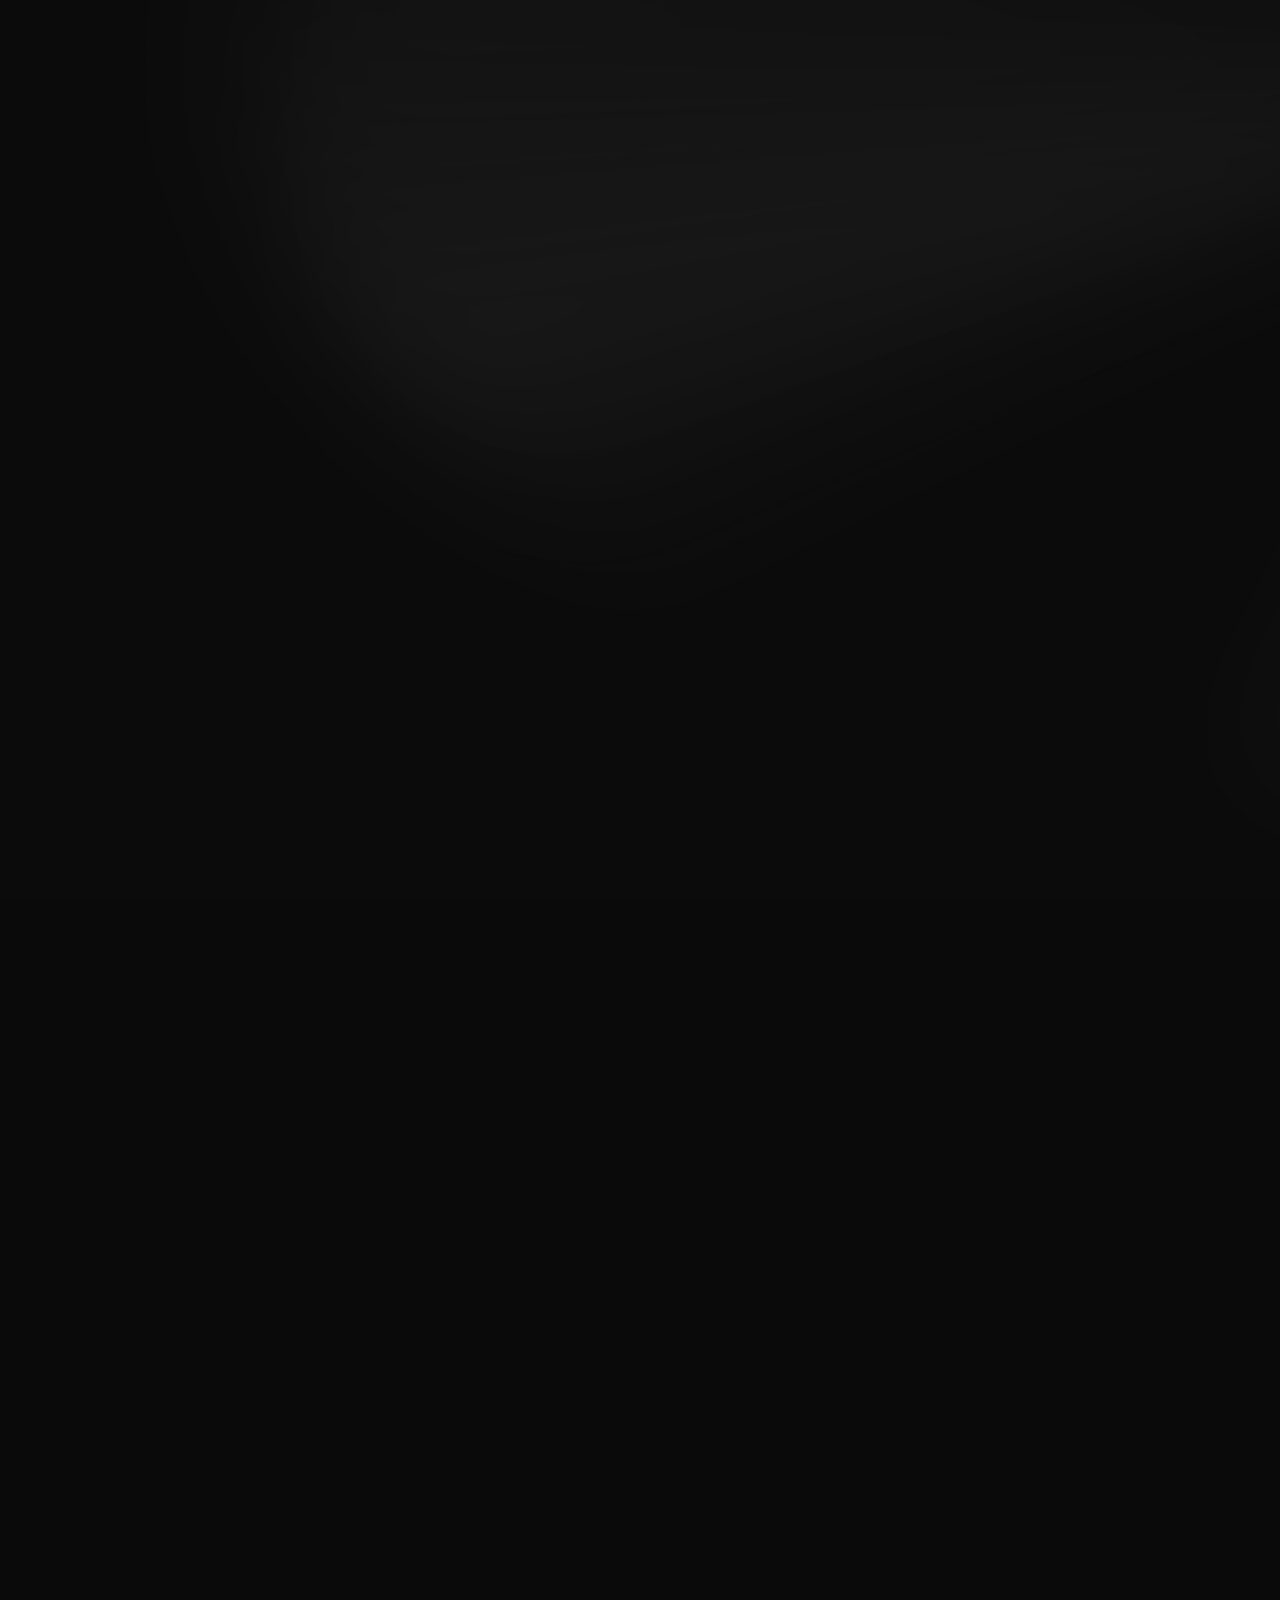
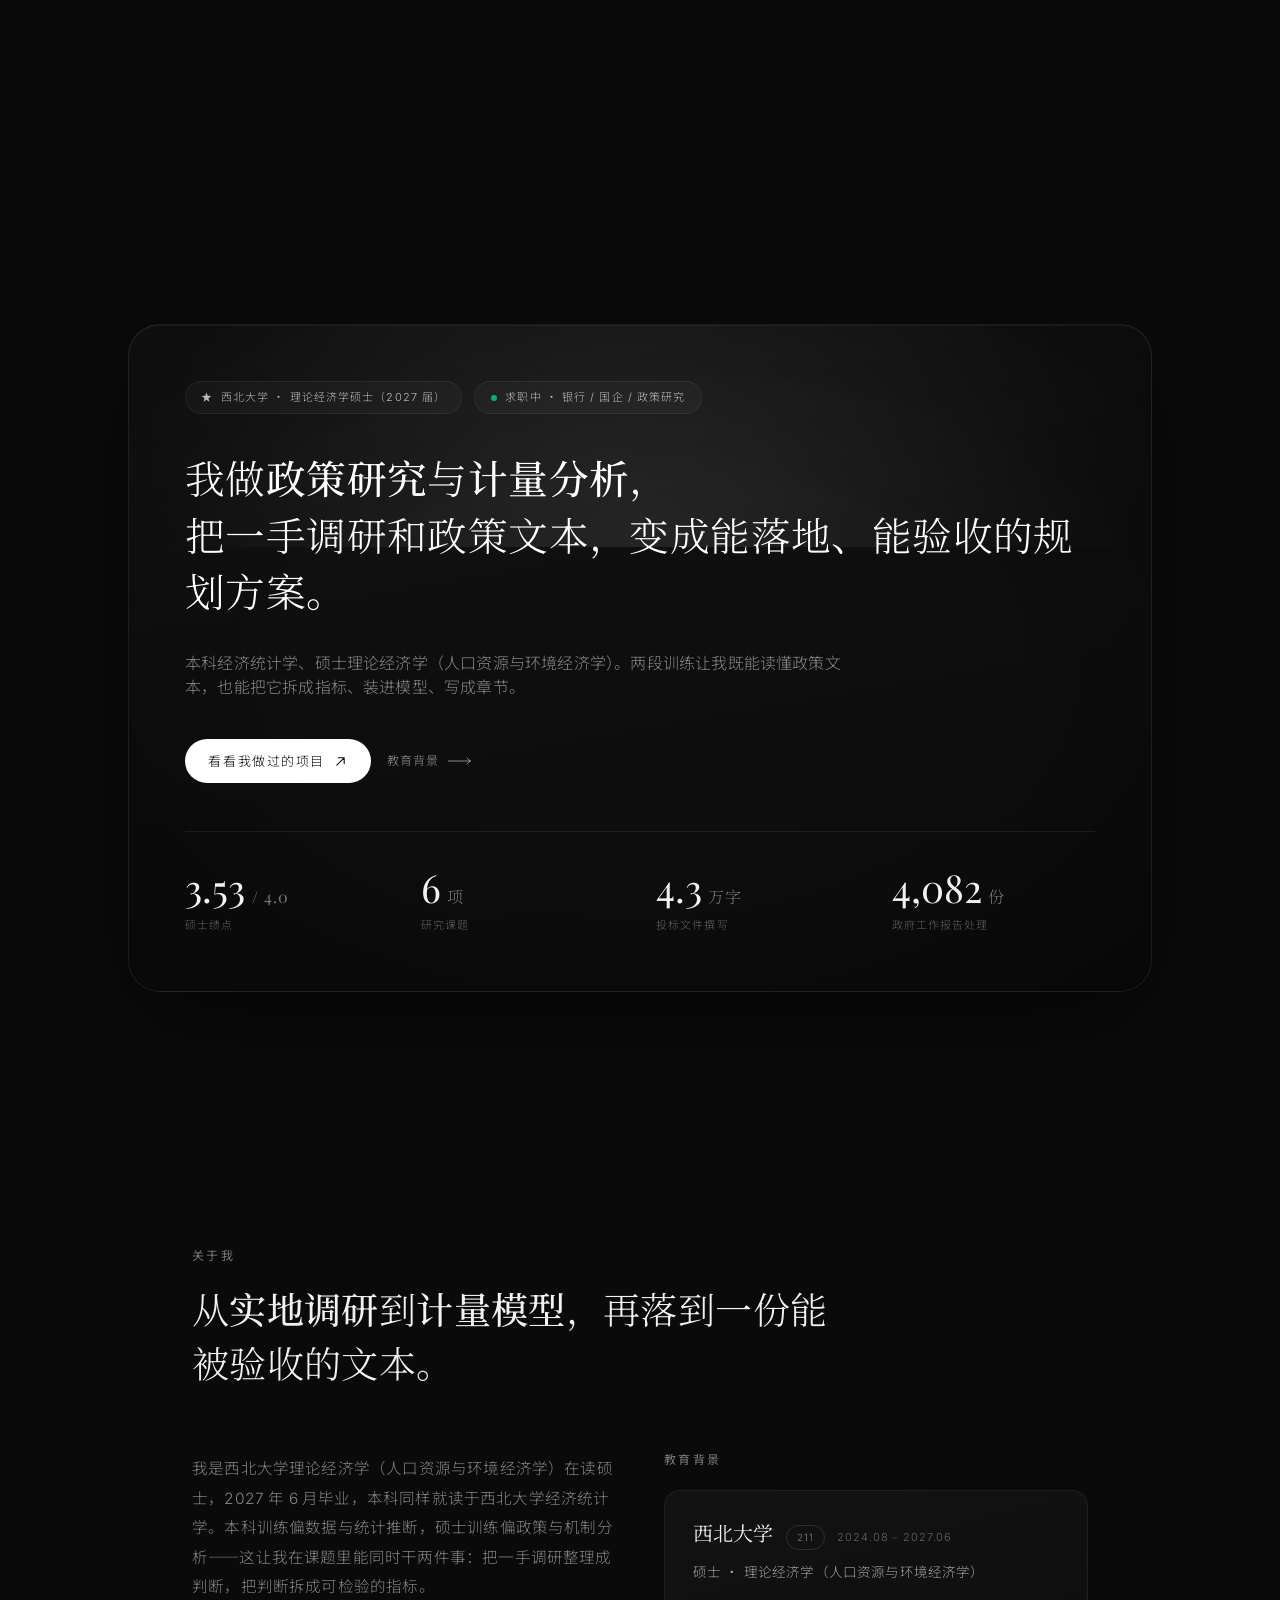
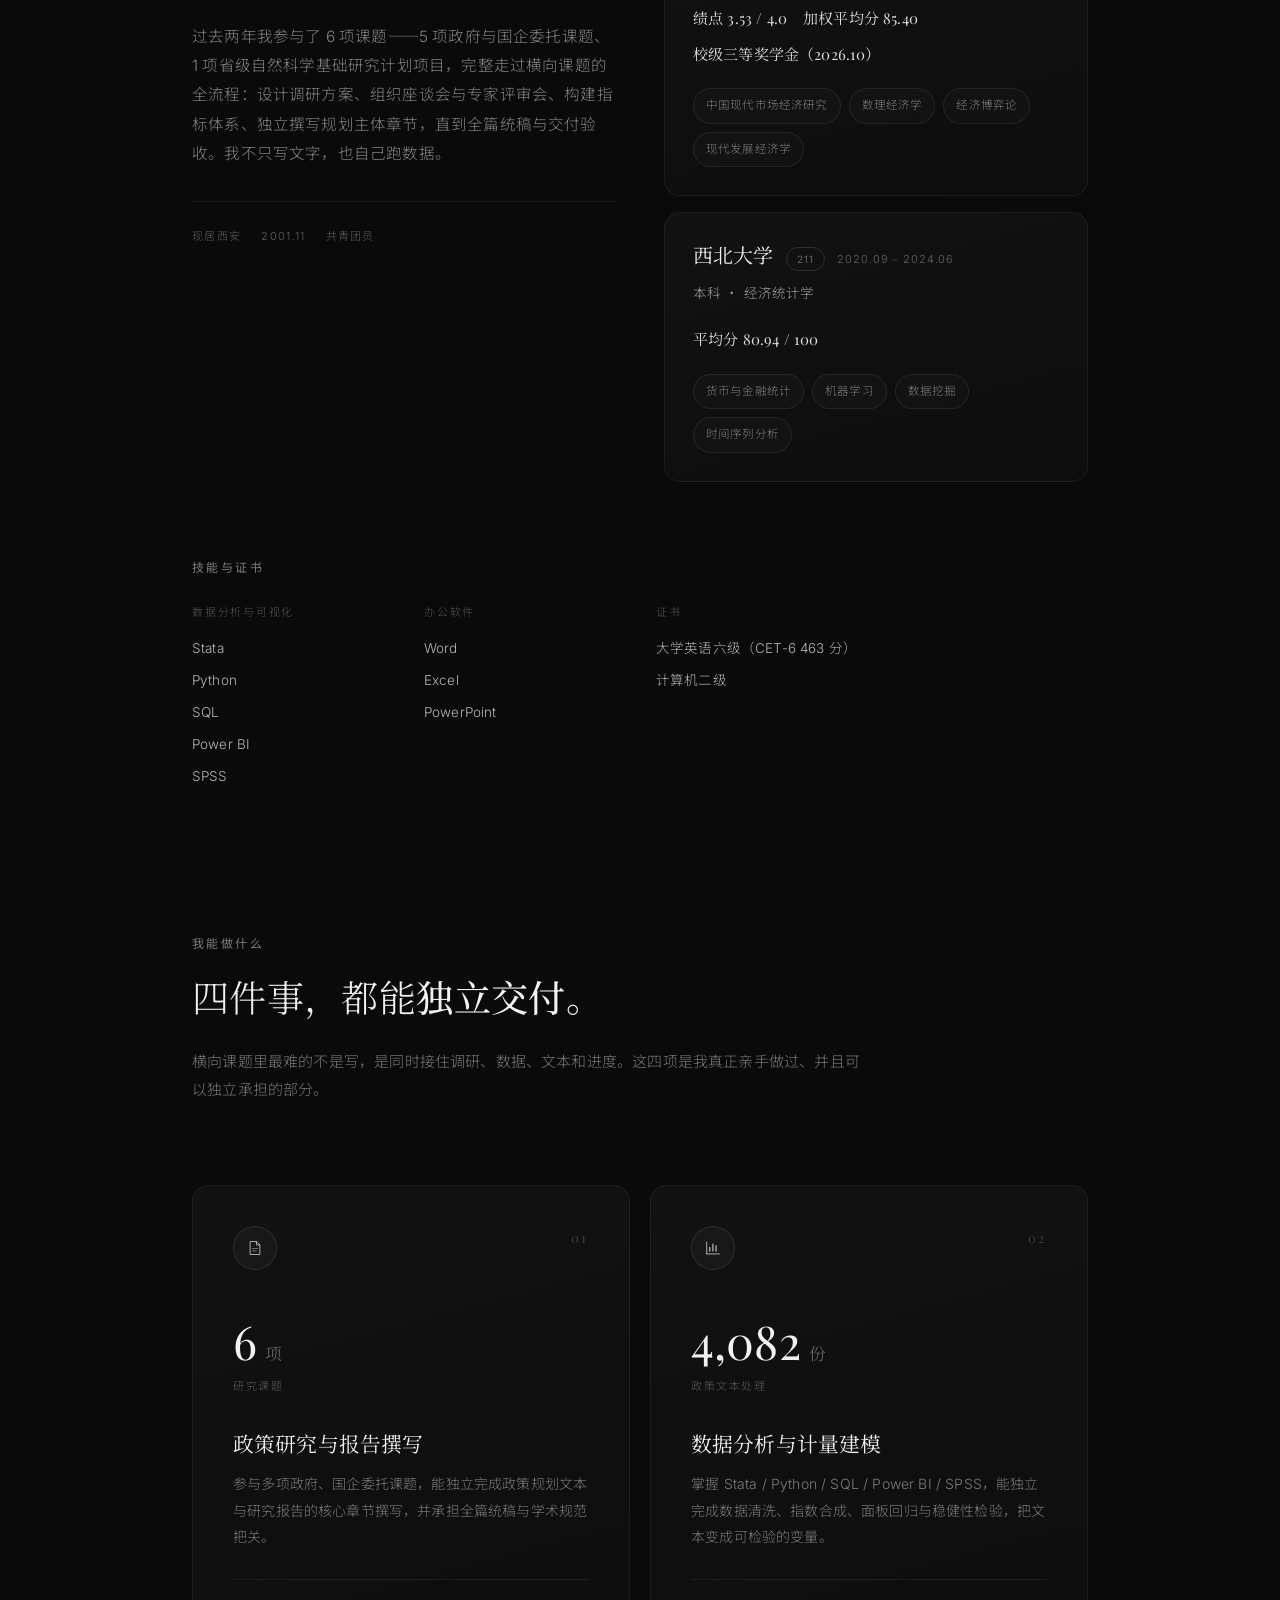
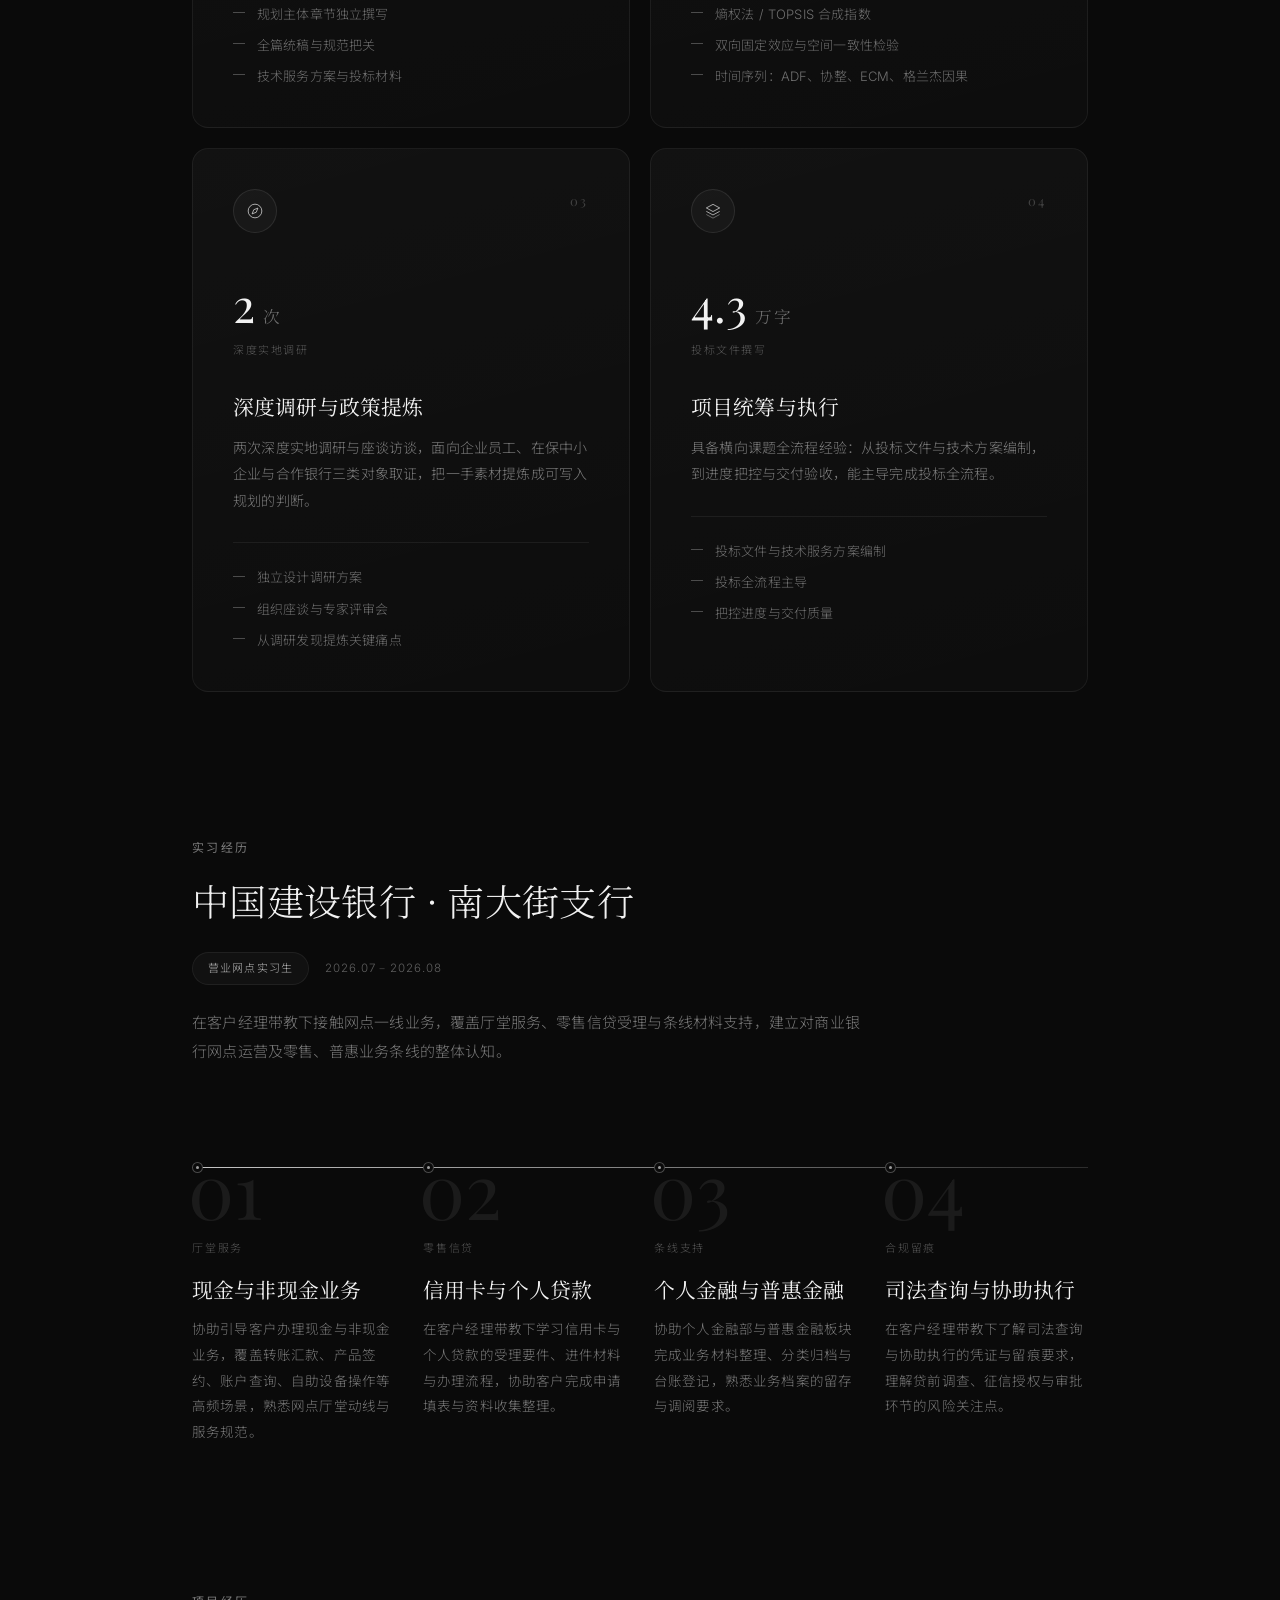
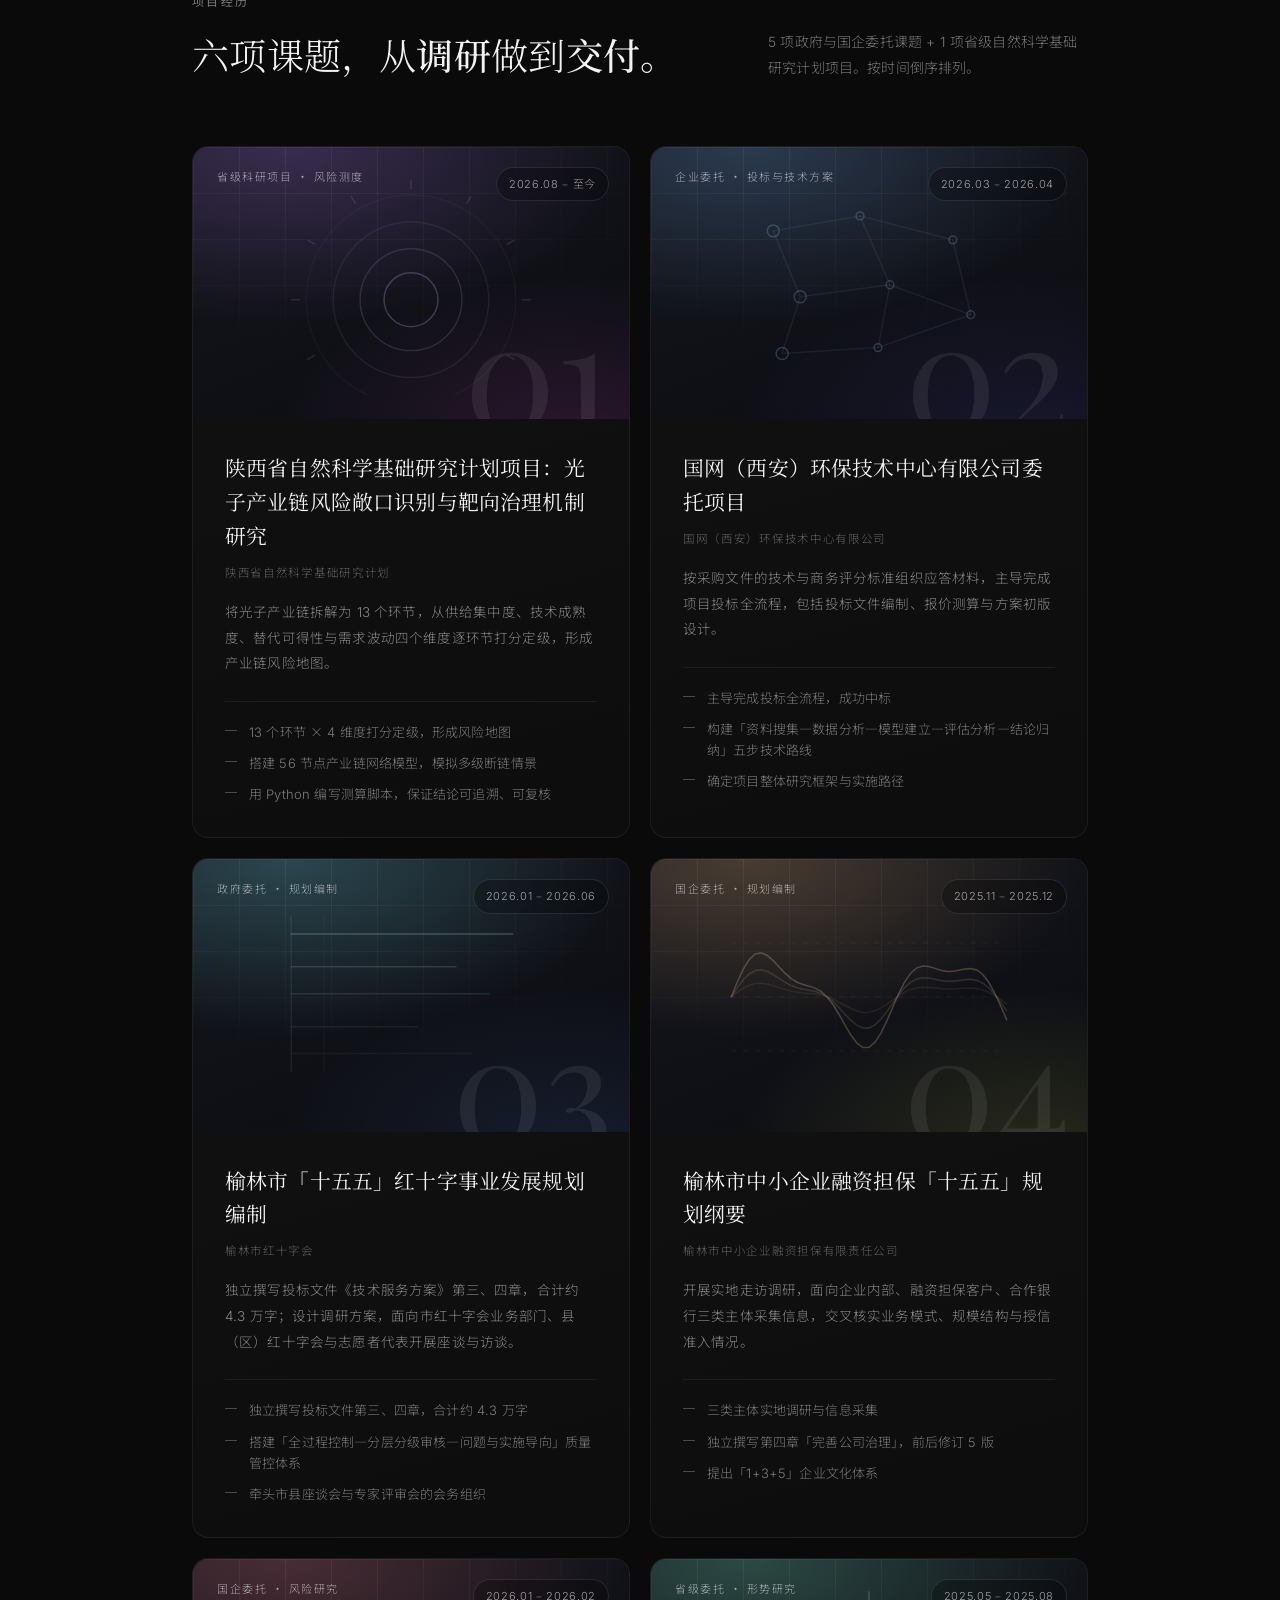
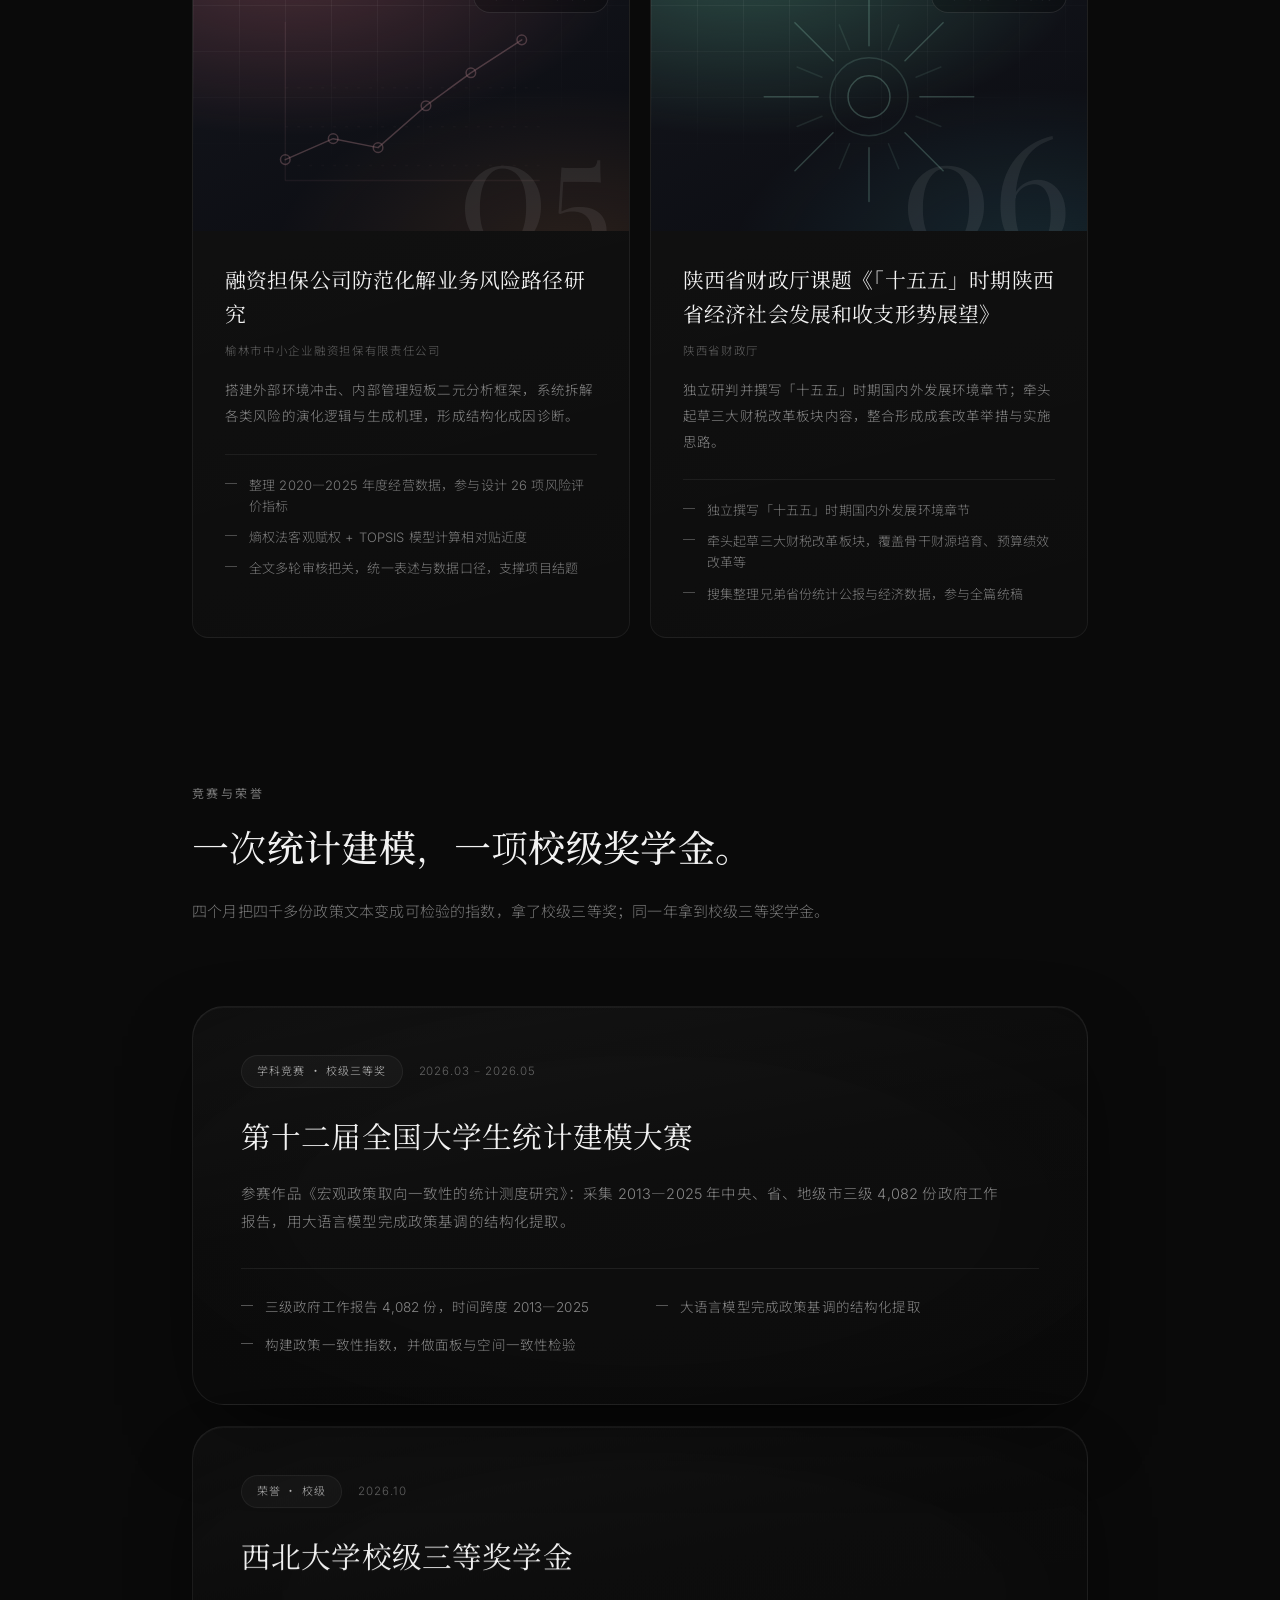
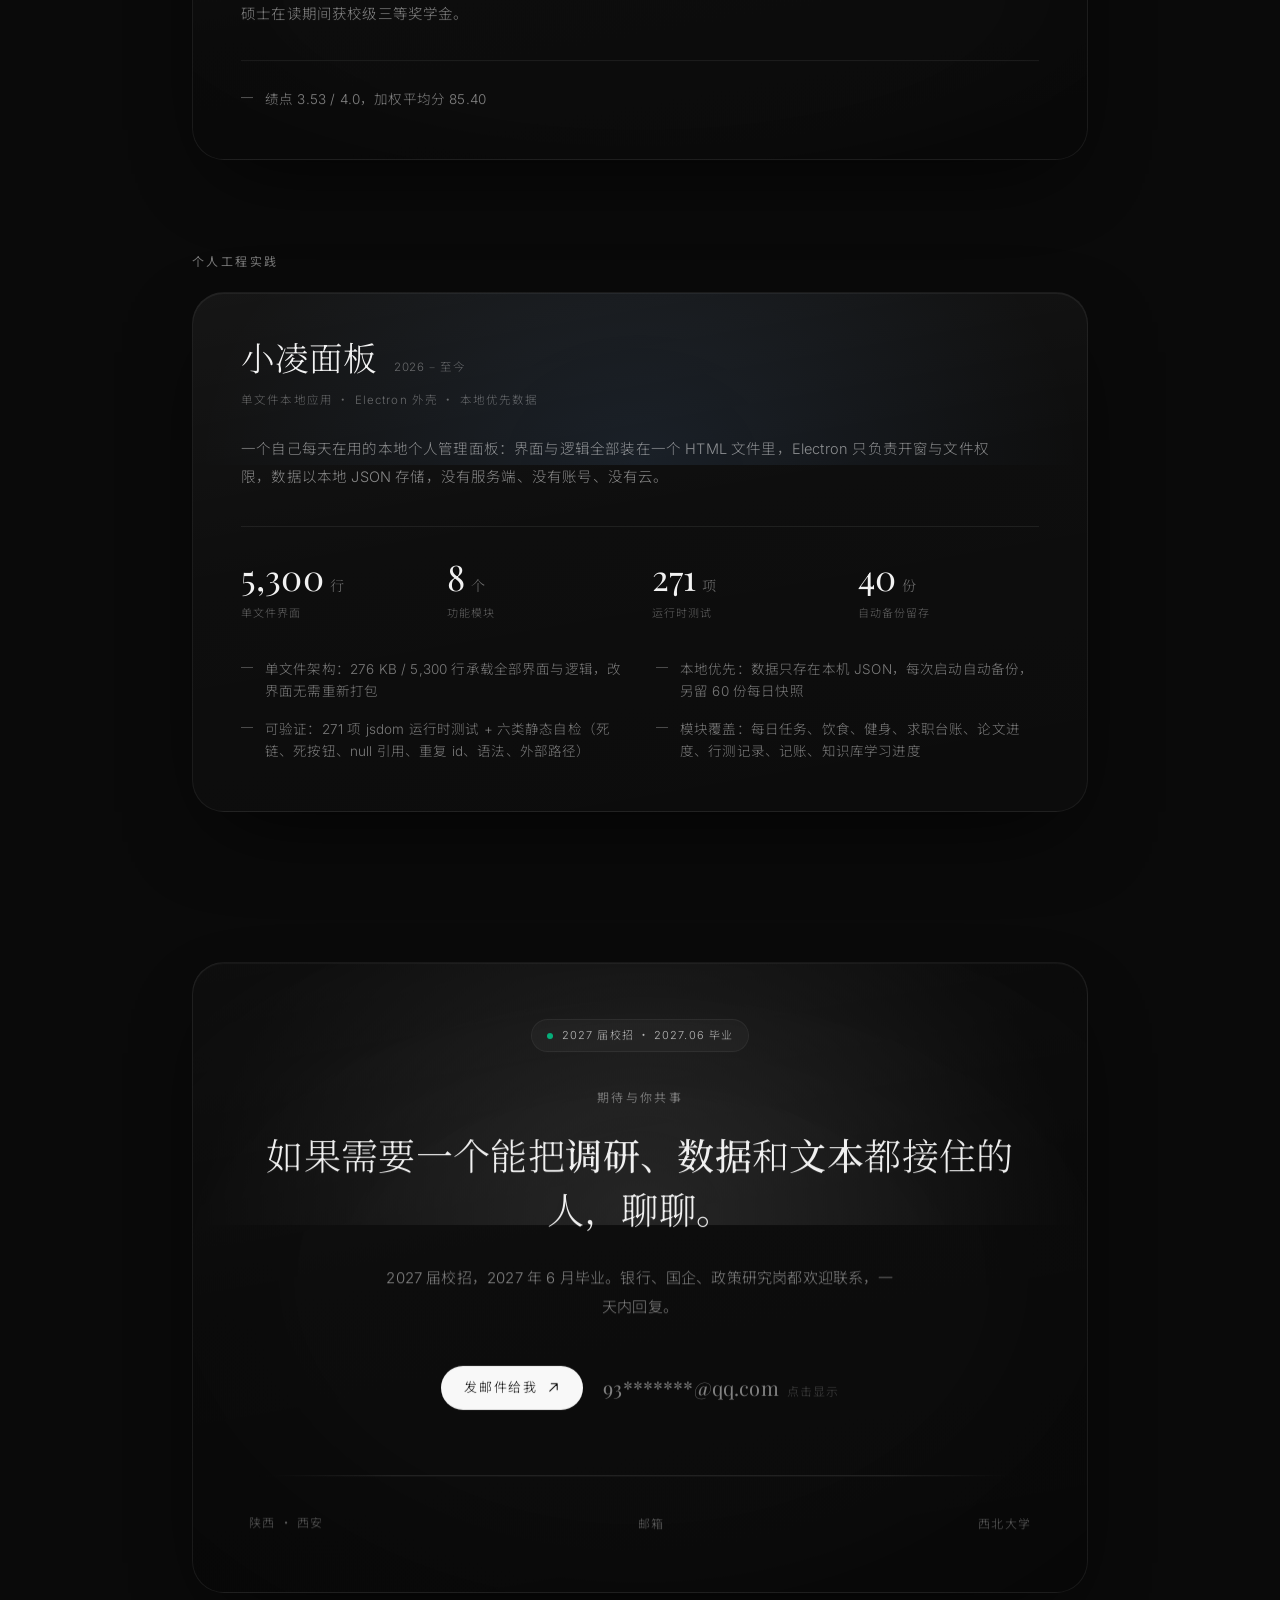
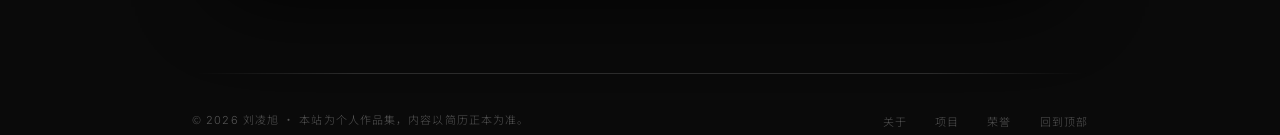
<file: index.html>
<!doctype html>
<html lang="zh-CN">
  <head>
    <meta charset="UTF-8" />
    <meta name="viewport" content="width=device-width, initial-scale=1.0, viewport-fit=cover" />
    <meta name="theme-color" content="#0a0a0a" />
    <meta name="color-scheme" content="dark" />
    <link rel="icon" type="image/svg+xml" href="./favicon.svg" />
    <link rel="apple-touch-icon" href="./favicon.svg" />

    <title>刘凌旭 · 政策研究与计量分析</title>
    <meta name="description" content="刘凌旭的个人作品集：西北大学理论经济学硕士（2027 届），5 项政企委托课题 + 1 项省级科研项目，专注政策研究、实地调研与计量分析。" />
    <meta name="author" content="刘凌旭" />
    <!--
      不收录：这个站只发给特定的人（HR、老师、同学）看，不需要被搜索引擎检索到。
      用 meta 而不是 robots.txt —— 爬虫只读「域名根目录」的 /robots.txt，
      而这个站挂在 <用户名>.github.io/<仓库名>/ 子目录下，根目录不归我们管，
      放个 robots.txt 在子目录里主流爬虫根本不看。meta 标签对子目录一样有效。
    -->
    <meta name="robots" content="noindex, nofollow, noarchive, nosnippet" />

    <!-- Open Graph -->
    <meta property="og:type" content="website" />
    <meta property="og:title" content="刘凌旭 · 政策研究与计量分析" />
    <meta property="og:description" content="刘凌旭的个人作品集：西北大学理论经济学硕士（2027 届），5 项政企委托课题 + 1 项省级科研项目，专注政策研究、实地调研与计量分析。" />
    <meta property="og:locale" content="zh_CN" />
    <meta name="twitter:card" content="summary" />

    <!--
      字体策略：Playfair Display / Inter 负责拉丁字母与数字，
      Noto Serif SC / Noto Sans SC 负责汉字（Google Fonts 按 unicode-range 分片，
      浏览器只下载页面真正用到的字）。
      注意 Playfair Display 字重只有 400–900，没有 300；
      若网络取不到，CSS 里的系统字体栈（宋体 / 黑体 / 苹方）会兜底，不会白屏。
      执行 npm run build 时这些外链会被替换成本地自带的字体子集。
    -->
    <script type="module" crossorigin src="./assets/index-BYFYTKM5.js"></script>
    <link rel="modulepreload" crossorigin href="./assets/motion-oiqoWeyA.js">
    <link rel="modulepreload" crossorigin href="./assets/gsap-CzGW6FVa.js">
    <link rel="stylesheet" crossorigin href="./assets/index-DLwy8g8G.css">
  <link rel="stylesheet" href="./fonts.css" />
</head>
  <body>
    <div id="root"></div>
  </body>
</html>
</file>
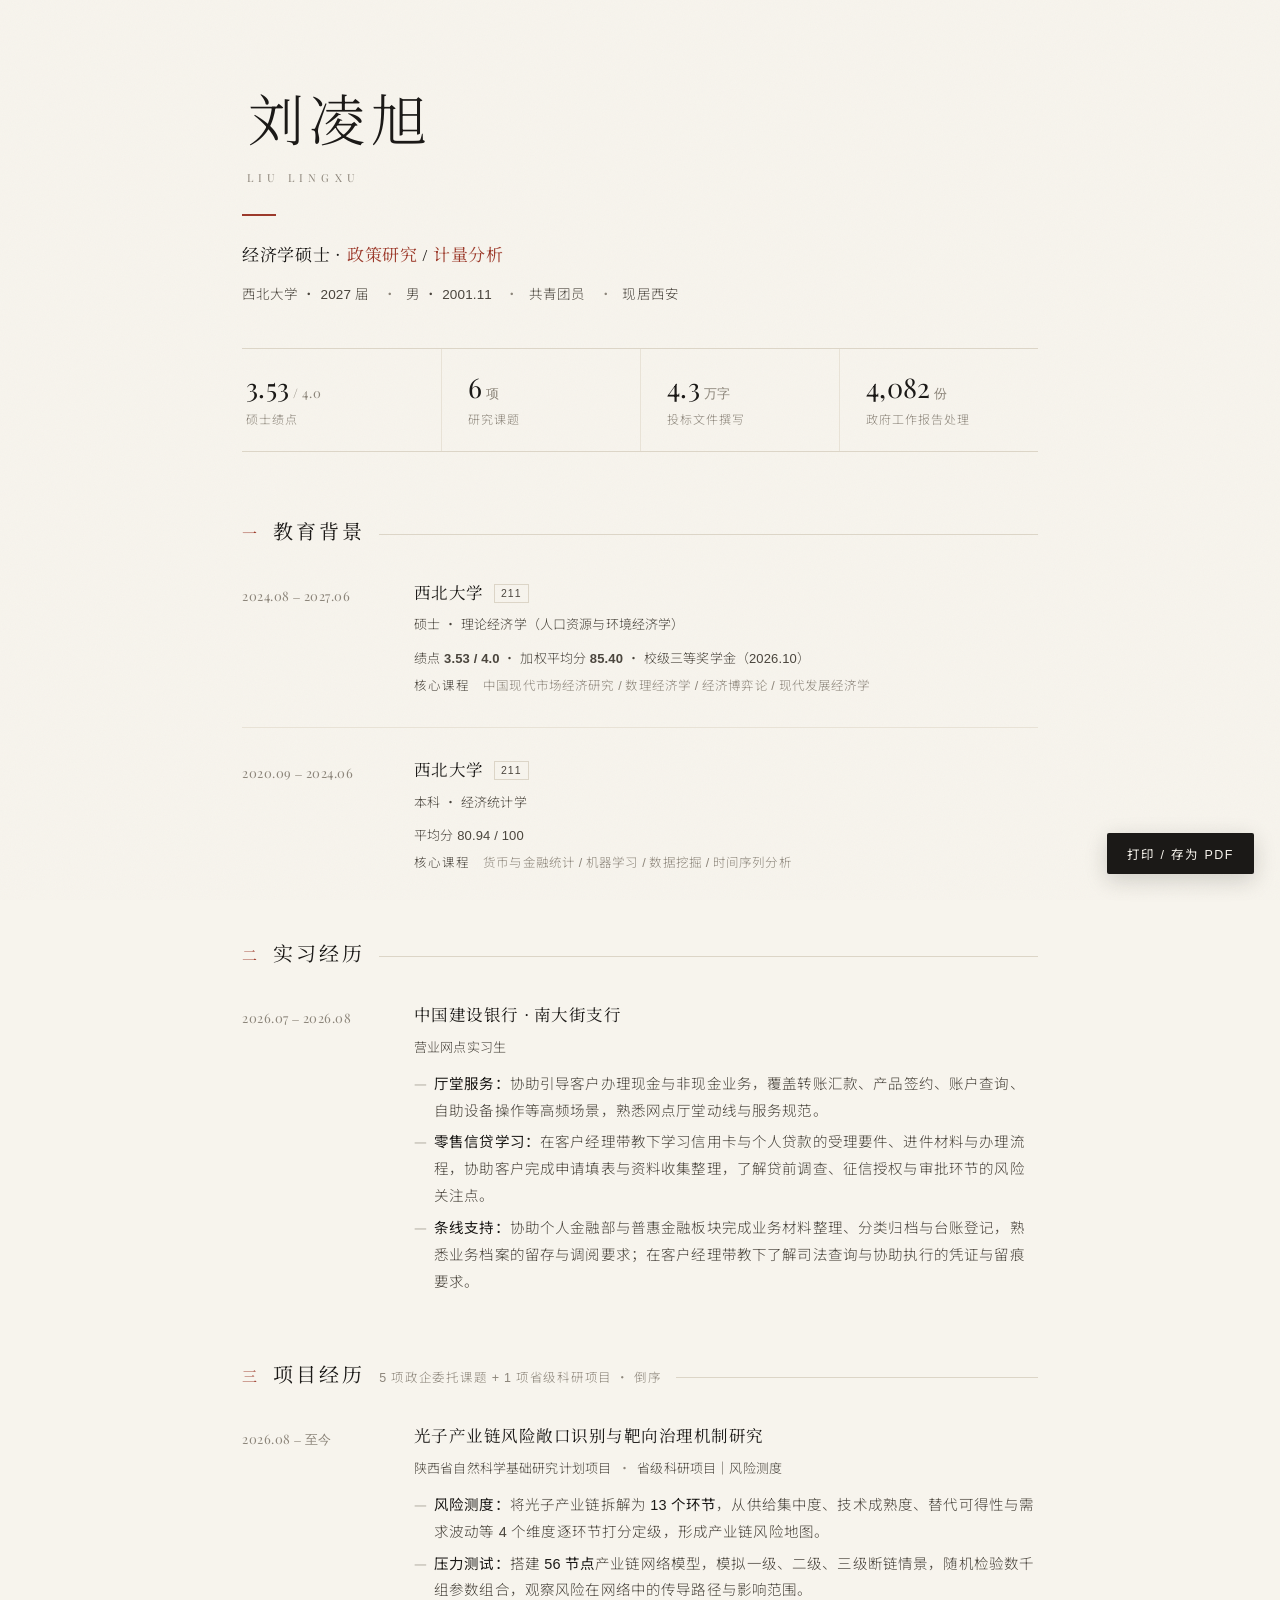
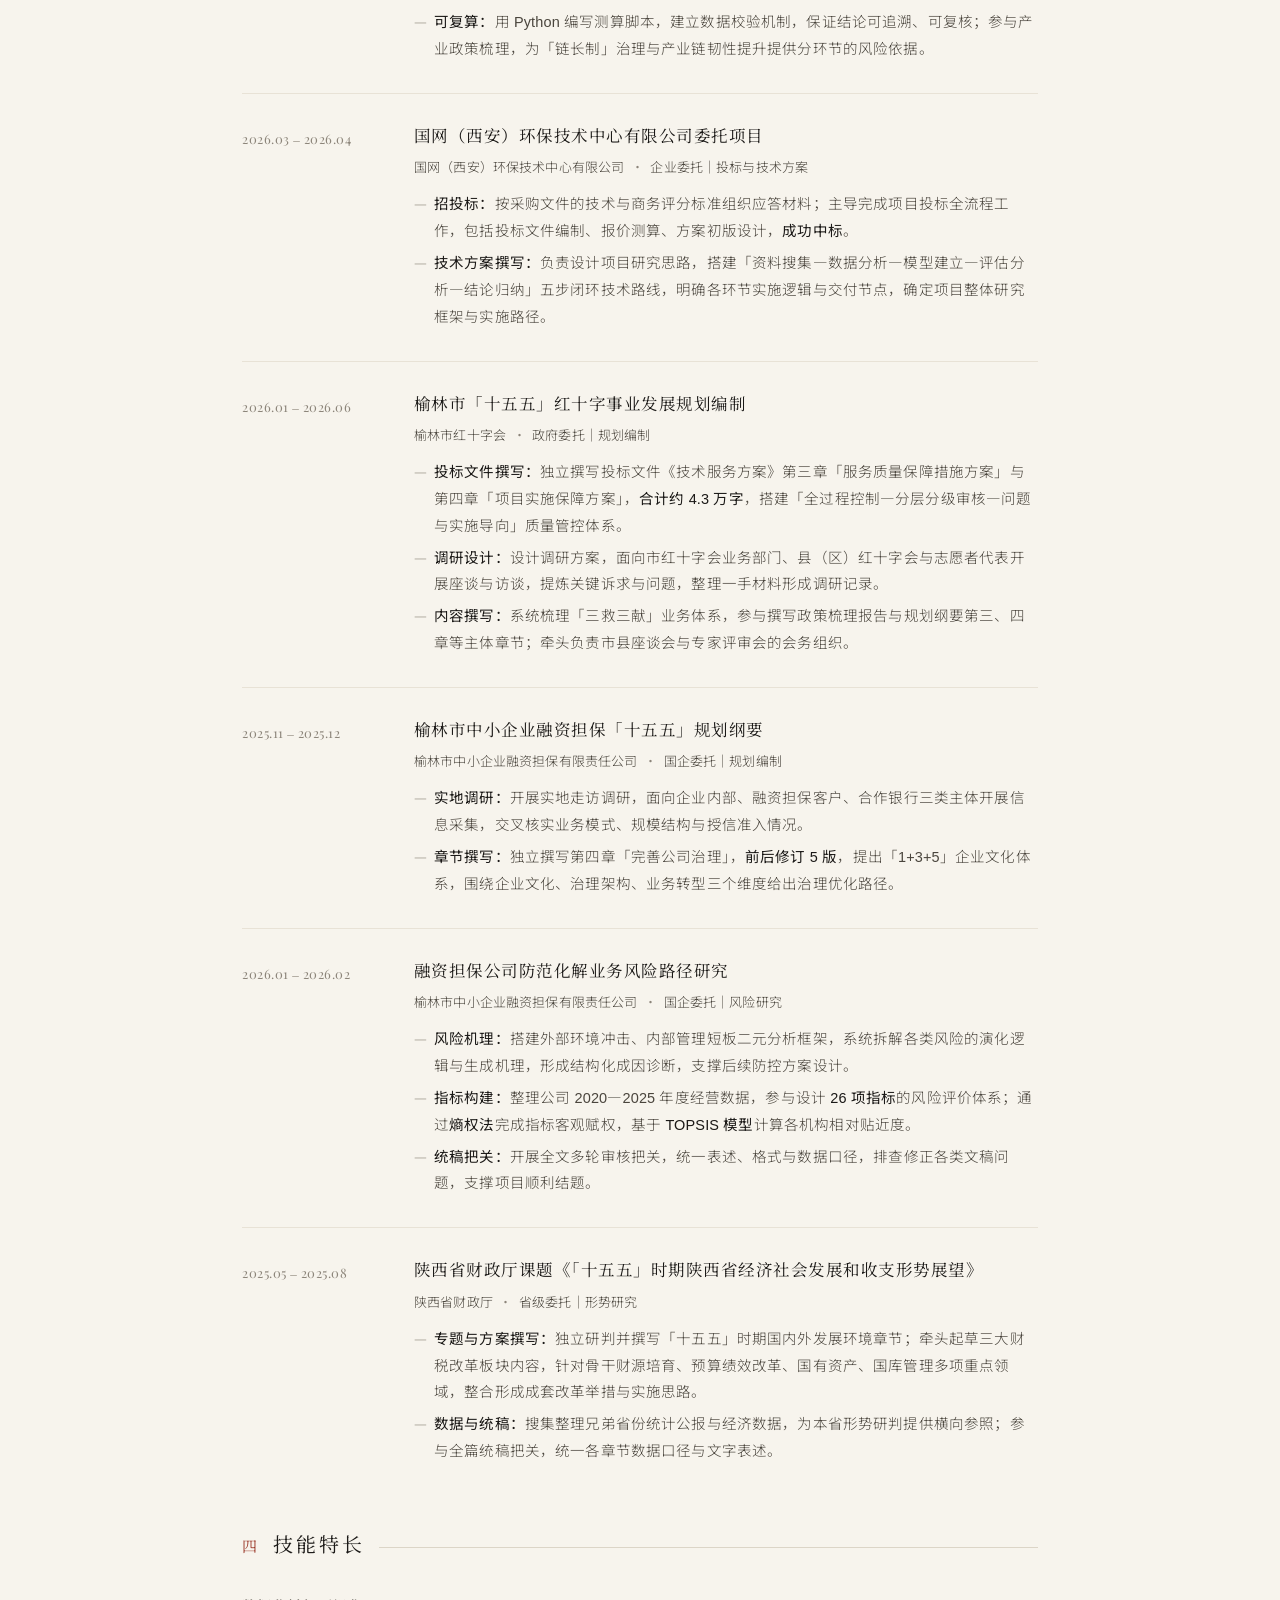
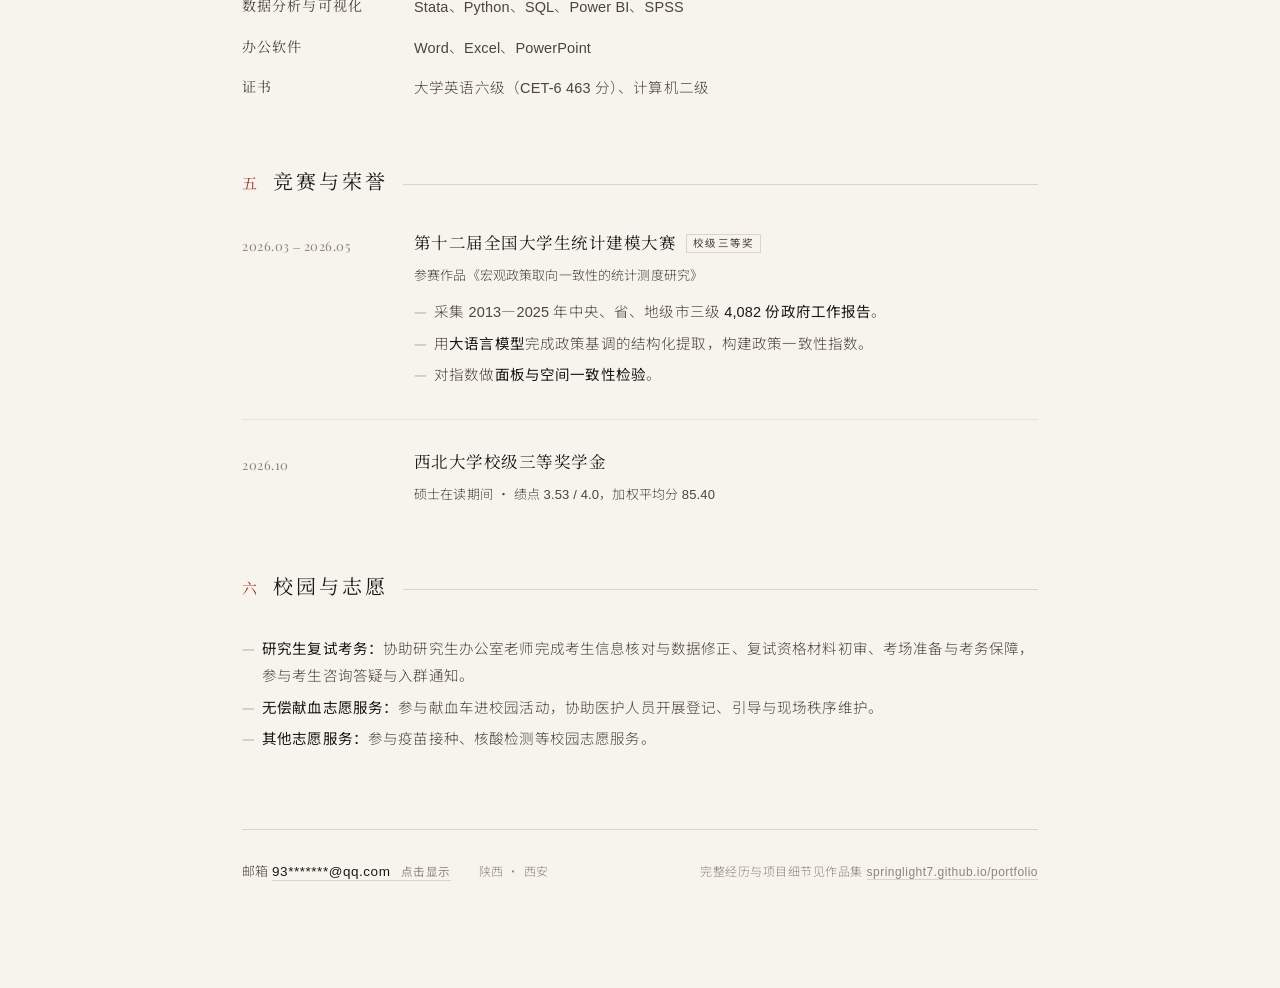
<file: resume/index.html>
<!doctype html>
<html lang="zh-CN">
  <head>
    <meta charset="UTF-8" />
    <meta name="viewport" content="width=device-width, initial-scale=1.0, viewport-fit=cover" />
    <meta name="theme-color" content="#F7F4ED" />
    <meta name="color-scheme" content="light" />
    <link rel="icon" type="image/svg+xml" href="../favicon.svg" />

    <title>刘凌旭 · 简历</title>
    <meta name="description" content="刘凌旭的简历：西北大学理论经济学硕士（2027 届），5 项政企委托课题 + 1 项省级科研项目，政策研究、实地调研与计量建模。" />
    <meta name="author" content="刘凌旭" />

    <!--
      与作品集同策略：只发给特定的人看，不需要被搜索引擎检索到。
      用 meta 而不是 robots.txt —— 爬虫只读「域名根目录」的 /robots.txt，
      本站挂在 <用户名>.github.io/<仓库名>/resume/ 下，根目录不归我们管。
    -->
    <meta name="robots" content="noindex, nofollow, noarchive, nosnippet" />

    <!--
      字体由 tools/resume-fonts.mjs 在构建时按「本页真实用到的字」做子集，
      输出到 dist/resume/fonts.css。构建时没联网也不会崩：这一行 404 之后
      自动掉到下面的系统字体栈，版面依然成立。
    -->
    <link rel="stylesheet" href="./fonts.css" />

    <style>
      /* ==========================================================================
         宋版纸感 · 简历版
         设计约束（改之前先读，否则很容易把它改回「AI 味」）：
           1. 三层字号必须拉开：姓名 / 章节题 / 条目题 / 正文，各自在字重与颜色上也不同。
           2. 朱砂 #9C3A2B 是全局唯一的彩色，用量压在 5% 以内 —— 章节序号、极少数强调。
              一旦开始用它画边框、铺底色，贵气立刻变土气。
           3. 宋体只上标题与条目题，正文走黑体。小字号宋体在屏幕上发虚。
           4. 动效只有一次性的入场淡入，简历不需要滚动叙事。
         ========================================================================== */

      :root {
        --paper: #f7f4ed;
        --paper-2: #f1ece2;
        --ink: #1b1917;
        --ink-2: #4a453d;
        --ink-3: #8c857a;
        --rule: #dcd5c7;
        --rule-soft: #e8e2d6;
        --cinnabar: #9c3a2b;

        --serif: 'Noto Serif SC', 'Songti SC', 'Source Han Serif SC', SimSun, serif;
        --sans: 'Noto Sans SC', 'PingFang SC', 'Microsoft YaHei', 'Hiragino Sans GB', sans-serif;
        --latin: 'Playfair Display', 'Times New Roman', Georgia, serif;

        --measure: 940px;
      }

      *,
      *::before,
      *::after {
        box-sizing: border-box;
      }

      html {
        -webkit-text-size-adjust: 100%;
      }

      body {
        margin: 0;
        background: var(--paper);
        color: var(--ink);
        font-family: var(--sans);
        font-weight: 300;
        font-size: 14.5px;
        line-height: 1.85;
        letter-spacing: 0.01em;
        -webkit-font-smoothing: antialiased;
        text-rendering: optimizeLegibility;
      }

      /* 纸的质地。极淡的噪点，压住米白底的「塑料感」。
         打印时会被关掉（喷墨打印噪点会变脏）。 */
      body::before {
        content: '';
        position: fixed;
        inset: 0;
        z-index: 0;
        pointer-events: none;
        opacity: 0.028;
        background-image: url("data:image/svg+xml,%3Csvg xmlns='http://www.w3.org/2000/svg'%3E%3Cfilter id='n'%3E%3CfeTurbulence type='fractalNoise' baseFrequency='.85' numOctaves='3'/%3E%3C/filter%3E%3Crect width='100%25' height='100%25' filter='url(%23n)'/%3E%3C/svg%3E");
      }

      .page {
        position: relative;
        z-index: 1;
        max-width: var(--measure);
        margin: 0 auto;
        padding: 92px 72px 104px;
      }

      a {
        color: inherit;
        text-decoration: none;
        border-bottom: 1px solid var(--rule);
        transition: border-color 0.2s ease, color 0.2s ease;
      }

      a:hover {
        color: var(--cinnabar);
        border-bottom-color: var(--cinnabar);
      }

      /* ---------------------------------------------------------------- 页头 */

      .masthead {
        position: relative;
      }

      .name {
        margin: 0;
        font-family: var(--serif);
        font-weight: 300;
        font-size: 56px;
        line-height: 1.1;
        letter-spacing: 0.1em;
        /* 向右撑出字距，视觉上重新居中 */
        text-indent: 0.1em;
      }

      .name-latin {
        display: block;
        margin-top: 14px;
        font-family: var(--latin);
        font-size: 11px;
        font-weight: 400;
        letter-spacing: 0.46em;
        text-indent: 0.46em;
        color: var(--ink-3);
      }

      /* 姓名下那道朱砂短横 —— 全局只有这一笔「印章感」的装饰 */
      .seal-rule {
        width: 34px;
        height: 2px;
        margin: 26px 0 24px;
        background: var(--cinnabar);
      }

      .tagline {
        margin: 0;
        font-family: var(--serif);
        font-weight: 400;
        font-size: 17px;
        letter-spacing: 0.04em;
      }

      .tagline em {
        font-style: normal;
        color: var(--cinnabar);
      }

      .facts {
        margin: 12px 0 0;
        padding: 0;
        list-style: none;
        color: var(--ink-2);
        font-size: 13.5px;
      }

      .facts li {
        display: inline;
      }

      .facts li + li::before {
        content: '·';
        margin: 0 0.7em;
        color: var(--ink-3);
      }

      /* 关键数字条：细线夹住，靠间距而不是卡片撑体积 */
      .stats {
        display: grid;
        grid-template-columns: repeat(4, 1fr);
        margin-top: 40px;
        border-top: 1px solid var(--rule);
        border-bottom: 1px solid var(--rule);
      }

      .stat {
        padding: 22px 4px 20px;
      }

      .stat + .stat {
        border-left: 1px solid var(--rule-soft);
        padding-left: 26px;
      }

      .stat b {
        display: block;
        font-family: var(--latin);
        font-weight: 400;
        font-size: 27px;
        line-height: 1.2;
        letter-spacing: 0.01em;
      }

      .stat b i {
        font-style: normal;
        font-size: 13px;
        letter-spacing: 0.06em;
        color: var(--ink-3);
      }

      .stat span {
        display: block;
        margin-top: 5px;
        font-size: 12px;
        letter-spacing: 0.08em;
        color: var(--ink-3);
      }

      /* ---------------------------------------------------------------- 章节 */

      section {
        margin-top: 62px;
      }

      .sec-head {
        display: flex;
        align-items: baseline;
        gap: 14px;
        margin-bottom: 30px;
      }

      .sec-num {
        font-family: var(--serif);
        font-weight: 400;
        font-size: 15px;
        letter-spacing: 0.1em;
        color: var(--cinnabar);
      }

      .sec-title {
        margin: 0;
        font-family: var(--serif);
        font-weight: 400;
        font-size: 20px;
        letter-spacing: 0.16em;
        white-space: nowrap;
      }

      /* 章节题右侧那道延伸出去的细线，是版面节奏的主要来源 */
      .sec-head::after {
        content: '';
        flex: 1;
        height: 1px;
        background: var(--rule);
        transform: translateY(-4px);
      }

      .sec-note {
        font-size: 12.5px;
        letter-spacing: 0.06em;
        color: var(--ink-3);
        white-space: nowrap;
      }

      /* ---------------------------------------------------------------- 条目 */

      /* 左时间 / 右内容。简历的可扫读性八成来自这一列对齐。 */
      .entry {
        display: grid;
        grid-template-columns: 138px 1fr;
        gap: 0 34px;
      }

      .entry + .entry {
        margin-top: 30px;
        padding-top: 30px;
        border-top: 1px solid var(--rule-soft);
      }

      .entry-when {
        font-family: var(--latin);
        font-size: 13px;
        font-weight: 400;
        letter-spacing: 0.04em;
        color: var(--ink-3);
        padding-top: 3px;
      }

      .entry-when span {
        display: block;
        font-family: var(--sans);
        font-size: 12px;
        letter-spacing: 0.06em;
      }

      .entry-title {
        margin: 0;
        font-family: var(--serif);
        font-weight: 400;
        font-size: 16.5px;
        line-height: 1.55;
        letter-spacing: 0.03em;
      }

      .entry-org {
        margin: 7px 0 0;
        font-size: 13px;
        color: var(--ink-2);
      }

      .entry-org .sep {
        margin: 0 0.5em;
        color: var(--ink-3);
      }

      .tag {
        display: inline-block;
        margin-left: 10px;
        padding: 0 6px;
        border: 1px solid var(--rule);
        font-family: var(--sans);
        font-size: 10.5px;
        font-weight: 400;
        letter-spacing: 0.1em;
        line-height: 17px;
        vertical-align: 2px;
        color: var(--ink-2);
      }

      .entry-body {
        margin: 11px 0 0;
        color: var(--ink-2);
      }

      /* 破折号做项目符号，比圆点更像印刷品 */
      ul.points {
        margin: 11px 0 0;
        padding: 0;
        list-style: none;
      }

      ul.points li {
        position: relative;
        padding-left: 20px;
        color: var(--ink-2);
      }

      ul.points li + li {
        margin-top: 5px;
      }

      ul.points li::before {
        content: '—';
        position: absolute;
        left: 0;
        color: var(--ink-3);
      }

      ul.points li b {
        font-weight: 400;
        color: var(--ink);
      }

      .scores {
        margin: 9px 0 0;
        font-size: 13px;
        color: var(--ink-2);
      }

      .courses {
        margin: 4px 0 0;
        font-size: 12.5px;
        line-height: 1.8;
        color: var(--ink-3);
      }

      .courses span {
        color: var(--ink-2);
        letter-spacing: 0.08em;
      }

      /* 技能：标签 + 内容，两列对齐 */
      .skills {
        display: grid;
        grid-template-columns: 138px 1fr;
        gap: 14px 34px;
      }

      .skills dt {
        font-family: var(--serif);
        font-weight: 400;
        font-size: 14px;
        letter-spacing: 0.08em;
        color: var(--ink-2);
      }

      .skills dd {
        margin: 0;
        color: var(--ink-2);
      }

      /* ---------------------------------------------------------------- 页脚 */

      .colophon {
        margin-top: 76px;
        padding-top: 30px;
        border-top: 1px solid var(--rule);
        display: flex;
        flex-wrap: wrap;
        gap: 10px 28px;
        align-items: baseline;
        font-size: 13px;
        color: var(--ink-2);
      }

      .colophon .spacer {
        flex: 1;
      }

      .colophon .quiet {
        font-size: 12px;
        letter-spacing: 0.04em;
        color: var(--ink-3);
      }

      /* 邮箱：默认打码，点一下展开；打印时直接出全文，方便 HR 用 */
      .email {
        font-family: var(--latin);
        font-size: 14px;
        font-weight: 400;
        letter-spacing: 0.04em;
        color: var(--ink);
        background: none;
        border: 0;
        border-bottom: 1px solid var(--rule);
        padding: 0 0 1px;
        font-size: 13.5px;
        cursor: pointer;
        font-family: var(--sans);
        transition: color 0.2s ease, border-color 0.2s ease;
      }

      .email:hover {
        color: var(--cinnabar);
        border-bottom-color: var(--cinnabar);
      }

      .email .hint {
        margin-left: 0.5em;
        font-size: 11.5px;
        color: var(--ink-3);
      }

      .email-full {
        display: none;
      }

      /* 打印按钮：屏幕上唯一一个「控件」，打印时消失 */
      .print-btn {
        position: fixed;
        right: 26px;
        bottom: 26px;
        z-index: 10;
        padding: 11px 20px;
        font-family: var(--sans);
        font-size: 12.5px;
        font-weight: 400;
        letter-spacing: 0.12em;
        color: var(--paper);
        background: var(--ink);
        border: 0;
        border-radius: 2px;
        cursor: pointer;
        box-shadow: 0 6px 22px rgba(27, 25, 23, 0.18);
        transition: background 0.2s ease, transform 0.2s ease;
      }

      .print-btn:hover {
        background: var(--cinnabar);
        transform: translateY(-1px);
      }

      /* ---------------------------------------------------------------- 入场 */

      .page > * {
        opacity: 0;
        animation: rise 0.7s cubic-bezier(0.2, 0.7, 0.3, 1) forwards;
      }

      .page > *:nth-child(1) { animation-delay: 0.02s; }
      .page > *:nth-child(2) { animation-delay: 0.09s; }
      .page > *:nth-child(3) { animation-delay: 0.16s; }
      .page > *:nth-child(4) { animation-delay: 0.23s; }
      .page > *:nth-child(5) { animation-delay: 0.3s; }
      .page > *:nth-child(6) { animation-delay: 0.37s; }
      .page > *:nth-child(7) { animation-delay: 0.44s; }
      .page > *:nth-child(8) { animation-delay: 0.5s; }

      @keyframes rise {
        from {
          opacity: 0;
          transform: translateY(10px);
        }
        to {
          opacity: 1;
          transform: none;
        }
      }

      /* ---------------------------------------------------------------- 窄屏 */

      /* 只限屏幕。A4 的可用宽度是 794px，不写 screen 的话打印会掉进这个断点，
         印出来变成手机版单列 —— 时间另起一行、数字条拆成 2×2，很业余。 */
      @media screen and (max-width: 820px) {
        .page {
          padding: 56px 26px 72px;
        }

        .name {
          font-size: 40px;
        }

        .stats {
          grid-template-columns: repeat(2, 1fr);
        }

        .stat:nth-child(odd) {
          border-left: 0;
          padding-left: 4px;
        }

        .stat:nth-child(n + 3) {
          border-top: 1px solid var(--rule-soft);
        }

        .entry,
        .skills {
          grid-template-columns: 1fr;
          gap: 6px;
        }

        .entry-when {
          padding-top: 0;
        }

        .entry-when span {
          display: inline;
          margin-left: 0.6em;
        }

        .entry + .entry {
          margin-top: 26px;
          padding-top: 26px;
        }

        /* 章节题右边的补充说明（如「政府与国企委托课题 5 项 · 倒序」）必须能换行。
           它是 nowrap 的，不处理会把版面撑破 —— 移动端 Chrome 检测到横向溢出后，
           会把整个布局视口撑宽再把页面缩下去，结果就是手机上所有字莫名变小。 */
        .sec-head {
          flex-wrap: wrap;
        }

        .sec-head::after {
          order: 1;
        }

        .sec-note {
          order: 2;
          flex-basis: 100%;
          margin-top: 3px;
          white-space: normal;
        }

        section {
          margin-top: 48px;
        }

        .print-btn {
          right: 16px;
          bottom: 16px;
        }
      }

      /* ---------------------------------------------------------------- 打印 */

      @page {
        size: A4;
        margin: 13mm 15mm 12mm;
      }

      @media print {
        :root {
          --paper: #fff;
          --ink: #000;
          --ink-2: #222;
          --ink-3: #555;
          --rule: #bbb;
          --rule-soft: #ddd;
          --cinnabar: #7d2a1e;
        }

        body {
          background: #fff;
          font-size: 10pt;
          line-height: 1.62;
        }

        /* 喷墨打印噪点会发脏，关掉 */
        body::before {
          display: none;
        }

        .page {
          max-width: none;
          padding: 0;
        }

        /* 打印时不要入场动画，否则可能打出半透明的页面 */
        .page > * {
          opacity: 1 !important;
          animation: none !important;
        }

        .print-btn {
          display: none !important;
        }

        /* 条目不要被切开 —— 一条经验断在两页上最难读 */
        .entry,
        .skills > *,
        .sec-head {
          break-inside: avoid;
          page-break-inside: avoid;
        }

        .sec-head {
          break-after: avoid;
          page-break-after: avoid;
        }

        /* 纸上没有「窄屏」这回事，两列必须留住 —— 时间列收窄给正文让位。
           A4 可用宽只有 680px，还按屏幕上的 138px 会把正文挤成 30 字一行。 */
        .entry,
        .skills {
          grid-template-columns: 104px 1fr;
          gap: 0 20px;
        }

        .skills {
          gap: 10px 20px;
        }

        .entry + .entry {
          margin-top: 11pt;
          padding-top: 11pt;
        }

        ul.points {
          margin-top: 5pt;
        }

        ul.points li + li {
          margin-top: 1.5pt;
        }

        .colophon {
          margin-top: 14pt;
          padding-top: 9pt;
        }

        /* ── 纸上密度 ─────────────────────────────────────────────────
           屏幕上有滚动条兜着，纸只有三张。下面这组数值是拿 A4 实测
           调出来的：改大任何一个，都会多出一页。
           目标 ≤3 页（当前实测 3 页）。 */
        section {
          margin-top: 14pt;
        }

        .sec-head {
          margin-bottom: 15pt;
        }

        .name {
          font-size: 22pt;
          letter-spacing: 0.12em;
        }

        .name-latin {
          margin-top: 6px;
          font-size: 9px;
        }

        .seal-rule {
          margin: 11px 0 10px;
        }

        .tagline {
          font-size: 13pt;
        }

        .facts {
          margin-top: 5px;
          font-size: 10pt;
        }

        .stats {
          margin-top: 18px;
        }

        .stat {
          padding: 9px 4px 8px;
        }

        .stat + .stat {
          padding-left: 16px;
        }

        .stat b {
          font-size: 18px;
        }

        .stat b i {
          font-size: 10px;
        }

        .stat span {
          margin-top: 2px;
          font-size: 9.5px;
        }

        .scores,
        .courses {
          margin-top: 3pt;
        }

        .entry-org {
          margin-top: 3pt;
        }

        a {
          border-bottom: 0;
        }

        /* 打印版直接给完整邮箱：纸是给 HR 看的，打码没有意义 */
        .email {
          border-bottom: 0;
          cursor: default;
        }

        .email-mask,
        .email .hint {
          display: none !important;
        }

        .email-full {
          display: inline !important;
        }
      }

      /* 放在样式表最末尾：一条统管规则覆盖全站动画与过渡。
         用 .01ms 而不是 0s —— 某些浏览器对 0s 会连 animationend 都不触发。 */
      @media (prefers-reduced-motion: reduce) {
        *,
        *::before,
        *::after {
          animation-duration: 0.01ms !important;
          animation-iteration-count: 1 !important;
          transition-duration: 0.01ms !important;
          scroll-behavior: auto !important;
        }
      }
    </style>
  </head>

  <body>
    <main class="page">
      <!-- ============================================================ 页头 -->
      <header class="masthead">
        <h1 class="name">刘凌旭</h1>
        <span class="name-latin">LIU LINGXU</span>
        <div class="seal-rule"></div>
        <p class="tagline">经济学硕士 · <em>政策研究</em> / <em>计量分析</em></p>
        <ul class="facts">
          <li>西北大学 · 2027 届</li>
          <li>男 · 2001.11</li>
          <li>共青团员</li>
          <li>现居西安</li>
        </ul>

        <div class="stats">
          <div class="stat"><b>3.53<i> / 4.0</i></b><span>硕士绩点</span></div>
          <div class="stat"><b>6<i> 项</i></b><span>研究课题</span></div>
          <div class="stat"><b>4.3<i> 万字</i></b><span>投标文件撰写</span></div>
          <div class="stat"><b>4,082<i> 份</i></b><span>政府工作报告处理</span></div>
        </div>
      </header>

      <!-- ======================================================== 一、教育 -->
      <section id="education">
        <div class="sec-head">
          <span class="sec-num">一</span>
          <h2 class="sec-title">教育背景</h2>
        </div>

        <div class="entry">
          <div class="entry-when">2024.08 – 2027.06</div>
          <div>
            <h3 class="entry-title">西北大学<span class="tag">211</span></h3>
            <p class="entry-org">硕士 · 理论经济学（人口资源与环境经济学）</p>
            <p class="scores">绩点 <b>3.53 / 4.0</b> · 加权平均分 <b>85.40</b> · 校级三等奖学金（2026.10）</p>
            <p class="courses">
              <span>核心课程</span>　中国现代市场经济研究 / 数理经济学 / 经济博弈论 / 现代发展经济学
            </p>
          </div>
        </div>

        <div class="entry">
          <div class="entry-when">2020.09 – 2024.06</div>
          <div>
            <h3 class="entry-title">西北大学<span class="tag">211</span></h3>
            <p class="entry-org">本科 · 经济统计学</p>
            <p class="scores">平均分 80.94 / 100</p>
            <p class="courses">
              <span>核心课程</span>　货币与金融统计 / 机器学习 / 数据挖掘 / 时间序列分析
            </p>
          </div>
        </div>
      </section>

      <!-- ======================================================== 二、实习 -->
      <section id="internship">
        <div class="sec-head">
          <span class="sec-num">二</span>
          <h2 class="sec-title">实习经历</h2>
        </div>

        <div class="entry">
          <div class="entry-when">2026.07 – 2026.08</div>
          <div>
            <h3 class="entry-title">中国建设银行 · 南大街支行</h3>
            <p class="entry-org">营业网点实习生</p>
            <ul class="points">
              <li><b>厅堂服务：</b>协助引导客户办理现金与非现金业务，覆盖转账汇款、产品签约、账户查询、自助设备操作等高频场景，熟悉网点厅堂动线与服务规范。</li>
              <li><b>零售信贷学习：</b>在客户经理带教下学习信用卡与个人贷款的受理要件、进件材料与办理流程，协助客户完成申请填表与资料收集整理，了解贷前调查、征信授权与审批环节的风险关注点。</li>
              <li><b>条线支持：</b>协助个人金融部与普惠金融板块完成业务材料整理、分类归档与台账登记，熟悉业务档案的留存与调阅要求；在客户经理带教下了解司法查询与协助执行的凭证与留痕要求。</li>
            </ul>
          </div>
        </div>
      </section>

      <!-- ======================================================== 三、项目 -->
      <section id="projects">
        <div class="sec-head">
          <span class="sec-num">三</span>
          <h2 class="sec-title">项目经历</h2>
          <span class="sec-note">5 项政企委托课题 + 1 项省级科研项目 · 倒序</span>
        </div>

        <div class="entry">
          <div class="entry-when">2026.08 – 至今</div>
          <div>
            <h3 class="entry-title">光子产业链风险敞口识别与靶向治理机制研究</h3>
            <p class="entry-org">
              陕西省自然科学基础研究计划项目<span class="sep">·</span>省级科研项目｜风险测度
            </p>
            <ul class="points">
              <li><b>风险测度：</b>将光子产业链拆解为 <b>13 个环节</b>，从供给集中度、技术成熟度、替代可得性与需求波动等 4 个维度逐环节打分定级，形成产业链风险地图。</li>
              <li><b>压力测试：</b>搭建 <b>56 节点</b>产业链网络模型，模拟一级、二级、三级断链情景，随机检验数千组参数组合，观察风险在网络中的传导路径与影响范围。</li>
              <li><b>可复算：</b>用 Python 编写测算脚本，建立数据校验机制，保证结论可追溯、可复核；参与产业政策梳理，为「链长制」治理与产业链韧性提升提供分环节的风险依据。</li>
            </ul>
          </div>
        </div>

        <div class="entry">
          <div class="entry-when">2026.03 – 2026.04</div>
          <div>
            <h3 class="entry-title">国网（西安）环保技术中心有限公司委托项目</h3>
            <p class="entry-org">
              国网（西安）环保技术中心有限公司<span class="sep">·</span>企业委托｜投标与技术方案
            </p>
            <ul class="points">
              <li><b>招投标：</b>按采购文件的技术与商务评分标准组织应答材料；主导完成项目投标全流程工作，包括投标文件编制、报价测算、方案初版设计，<b>成功中标</b>。</li>
              <li><b>技术方案撰写：</b>负责设计项目研究思路，搭建「资料搜集—数据分析—模型建立—评估分析—结论归纳」五步闭环技术路线，明确各环节实施逻辑与交付节点，确定项目整体研究框架与实施路径。</li>
            </ul>
          </div>
        </div>

        <div class="entry">
          <div class="entry-when">2026.01 – 2026.06</div>
          <div>
            <h3 class="entry-title">榆林市「十五五」红十字事业发展规划编制</h3>
            <p class="entry-org">
              榆林市红十字会<span class="sep">·</span>政府委托｜规划编制
            </p>
            <ul class="points">
              <li><b>投标文件撰写：</b>独立撰写投标文件《技术服务方案》第三章「服务质量保障措施方案」与第四章「项目实施保障方案」，<b>合计约 4.3 万字</b>，搭建「全过程控制—分层分级审核—问题与实施导向」质量管控体系。</li>
              <li><b>调研设计：</b>设计调研方案，面向市红十字会业务部门、县（区）红十字会与志愿者代表开展座谈与访谈，提炼关键诉求与问题，整理一手材料形成调研记录。</li>
              <li><b>内容撰写：</b>系统梳理「三救三献」业务体系，参与撰写政策梳理报告与规划纲要第三、四章等主体章节；牵头负责市县座谈会与专家评审会的会务组织。</li>
            </ul>
          </div>
        </div>

        <div class="entry">
          <div class="entry-when">2025.11 – 2025.12</div>
          <div>
            <h3 class="entry-title">榆林市中小企业融资担保「十五五」规划纲要</h3>
            <p class="entry-org">
              榆林市中小企业融资担保有限责任公司<span class="sep">·</span>国企委托｜规划编制
            </p>
            <ul class="points">
              <li><b>实地调研：</b>开展实地走访调研，面向企业内部、融资担保客户、合作银行三类主体开展信息采集，交叉核实业务模式、规模结构与授信准入情况。</li>
              <li><b>章节撰写：</b>独立撰写第四章「完善公司治理」，<b>前后修订 5 版</b>，提出「1+3+5」企业文化体系，围绕企业文化、治理架构、业务转型三个维度给出治理优化路径。</li>
            </ul>
          </div>
        </div>

        <div class="entry">
          <div class="entry-when">2026.01 – 2026.02</div>
          <div>
            <h3 class="entry-title">融资担保公司防范化解业务风险路径研究</h3>
            <p class="entry-org">
              榆林市中小企业融资担保有限责任公司<span class="sep">·</span>国企委托｜风险研究
            </p>
            <ul class="points">
              <li><b>风险机理：</b>搭建外部环境冲击、内部管理短板二元分析框架，系统拆解各类风险的演化逻辑与生成机理，形成结构化成因诊断，支撑后续防控方案设计。</li>
              <li><b>指标构建：</b>整理公司 2020—2025 年度经营数据，参与设计 <b>26 项指标</b>的风险评价体系；通过<b>熵权法</b>完成指标客观赋权，基于 <b>TOPSIS 模型</b>计算各机构相对贴近度。</li>
              <li><b>统稿把关：</b>开展全文多轮审核把关，统一表述、格式与数据口径，排查修正各类文稿问题，支撑项目顺利结题。</li>
            </ul>
          </div>
        </div>

        <div class="entry">
          <div class="entry-when">2025.05 – 2025.08</div>
          <div>
            <h3 class="entry-title">陕西省财政厅课题《「十五五」时期陕西省经济社会发展和收支形势展望》</h3>
            <p class="entry-org">
              陕西省财政厅<span class="sep">·</span>省级委托｜形势研究
            </p>
            <ul class="points">
              <li><b>专题与方案撰写：</b>独立研判并撰写「十五五」时期国内外发展环境章节；牵头起草三大财税改革板块内容，针对骨干财源培育、预算绩效改革、国有资产、国库管理多项重点领域，整合形成成套改革举措与实施思路。</li>
              <li><b>数据与统稿：</b>搜集整理兄弟省份统计公报与经济数据，为本省形势研判提供横向参照；参与全篇统稿把关，统一各章节数据口径与文字表述。</li>
            </ul>
          </div>
        </div>
      </section>

      <!-- ======================================================== 四、技能 -->
      <section id="skills">
        <div class="sec-head">
          <span class="sec-num">四</span>
          <h2 class="sec-title">技能特长</h2>
        </div>

        <dl class="skills">
          <dt>数据分析与可视化</dt>
          <dd>Stata、Python、SQL、Power BI、SPSS</dd>
          <dt>办公软件</dt>
          <dd>Word、Excel、PowerPoint</dd>
          <dt>证书</dt>
          <dd>大学英语六级（CET-6 463 分）、计算机二级</dd>
        </dl>
      </section>

      <!-- ==================================================== 五、竞赛荣誉 -->
      <section id="honors">
        <div class="sec-head">
          <span class="sec-num">五</span>
          <h2 class="sec-title">竞赛与荣誉</h2>
        </div>

        <div class="entry">
          <div class="entry-when">2026.03 – 2026.05</div>
          <div>
            <h3 class="entry-title">第十二届全国大学生统计建模大赛<span class="tag">校级三等奖</span></h3>
            <p class="entry-org">参赛作品《宏观政策取向一致性的统计测度研究》</p>
            <ul class="points">
              <li>采集 2013—2025 年中央、省、地级市三级 <b>4,082 份政府工作报告</b>。</li>
              <li>用<b>大语言模型</b>完成政策基调的结构化提取，构建政策一致性指数。</li>
              <li>对指数做<b>面板与空间一致性检验</b>。</li>
            </ul>
          </div>
        </div>

        <div class="entry">
          <div class="entry-when">2026.10</div>
          <div>
            <h3 class="entry-title">西北大学校级三等奖学金</h3>
            <p class="entry-org">硕士在读期间 · 绩点 3.53 / 4.0，加权平均分 85.40</p>
          </div>
        </div>
      </section>

      <!-- ==================================================== 六、校园志愿 -->
      <section id="campus">
        <div class="sec-head">
          <span class="sec-num">六</span>
          <h2 class="sec-title">校园与志愿</h2>
        </div>

        <ul class="points">
          <li><b>研究生复试考务：</b>协助研究生办公室老师完成考生信息核对与数据修正、复试资格材料初审、考场准备与考务保障，参与考生咨询答疑与入群通知。</li>
          <li><b>无偿献血志愿服务：</b>参与献血车进校园活动，协助医护人员开展登记、引导与现场秩序维护。</li>
          <li><b>其他志愿服务：</b>参与疫苗接种、核酸检测等校园志愿服务。</li>
        </ul>
      </section>

      <!-- ============================================================ 页脚 -->
      <footer class="colophon">
        <span>
          邮箱
          <button
            class="email"
            type="button"
            data-u="934418584"
            data-d="qq.com"
            aria-label="显示完整邮箱地址"
          >
            <span class="email-mask">93*******@qq.com</span>
            <span class="email-full"></span>
            <span class="hint">点击显示</span>
          </button>
        </span>
        <span class="quiet">陕西 · 西安</span>
        <span class="spacer"></span>
        <span class="quiet">
          完整经历与项目细节见作品集
          <a href="../">springlight7.github.io/portfolio</a>
        </span>
      </footer>
    </main>


    <button class="print-btn" type="button" onclick="window.print()">打印 / 存为 PDF</button>

    <script>
      /* 邮箱分段存放：静态 HTML 里搜不到一个完整的邮箱串（爬虫只看原始 HTML）。
         完整地址只在点击时（以及打印前）拼进 DOM。 */
      ;(function () {
        var button = document.querySelector('.email')
        if (!button) return

        var full = button.dataset.u + '@' + button.dataset.d
        var fullNode = button.querySelector('.email-full')
        var maskNode = button.querySelector('.email-mask')
        var hintNode = button.querySelector('.hint')

        /* 打印版要给出完整地址，所以提前填好，只是屏幕上不显示 */
        if (fullNode) fullNode.textContent = full

        button.addEventListener('click', function () {
          var shown = fullNode.style.display === 'inline'
          fullNode.style.display = shown ? '' : 'inline'
          maskNode.style.display = shown ? '' : 'none'
          if (hintNode) hintNode.style.display = shown ? '' : 'none'
          button.setAttribute('aria-label', shown ? '隐藏邮箱地址' : '显示完整邮箱地址')
          if (!shown) {
            window.location.href = 'mailto:' + full + '?subject=' + encodeURIComponent('简历联系 · 刘凌旭')
          }
        })
      })()
    </script>

  </body>
</html>
</file>
<file: fonts.css>
@font-face {
  font-family: 'Playfair Display';
  font-style: italic;
  font-weight: 400;
  font-display: swap;
  src: url(./fonts/playfair-400-italic-0.woff2) format('woff2');
  unicode-range: U+20-7e;
}
@font-face {
  font-family: 'Playfair Display';
  font-style: normal;
  font-weight: 400;
  font-display: swap;
  src: url(./fonts/playfair-400-1.woff2) format('woff2');
  unicode-range: U+20-7e;
}
@font-face {
  font-family: 'Inter';
  font-style: normal;
  font-weight: 300;
  font-display: swap;
  src: url(./fonts/inter-300-0.woff2) format('woff2');
  unicode-range: U+20-7e;
}
@font-face {
  font-family: 'Inter';
  font-style: normal;
  font-weight: 400;
  font-display: swap;
  src: url(./fonts/inter-400-1.woff2) format('woff2');
  unicode-range: U+20-7e;
}
@font-face {
  font-family: 'Noto Serif SC';
  font-style: normal;
  font-weight: 300;
  font-display: swap;
  src: url(./fonts/noto-serif-sc-300-0.woff2) format('woff2');
  unicode-range: U+a9, U+b7, U+d7, U+2013-2014, U+3001-3002, U+300a-300d, U+4e00-4e01, U+4e07, U+4e09, U+4e0b, U+4e0d-4e0e, U+4e13-4e14, U+4e1a, U+4e24, U+4e2a, U+4e2d, U+4e3a-4e3b, U+4e3e, U+4e48, U+4e5f-4e60, U+4e66, U+4e86, U+4e8b-4e8c, U+4e8e, U+4e91, U+4e94, U+4e9b, U+4ea4, U+4ea7, U+4eb2, U+4eba, U+4ec0, U+4eca, U+4ece, U+4ed3, U+4ed8, U+4ee3, U+4ee5, U+4eec, U+4ef6-4ef7, U+4efb, U+4efd, U+4f01, U+4f18, U+4f1a, U+4f30, U+4f4f, U+4f53, U+4f5c, U+4f60, U+4f9b, U+4fdd, U+4fe1, U+4fee, U+5012, U+504f, U+505a, U+5065, U+50a8, U+5143-5144, U+5148-5149, U+515c, U+5165, U+5168, U+516c-516d, U+5170-5171, U+5173, U+5177, U+5185, U+518d, U+5199, U+51b2, U+51b5, U+51c6, U+51cc, U+51ed, U+51fa-51fb, U+5206, U+5212, U+5217-5218, U+521d, U+5224, U+522b, U+5230, U+5236, U+524d, U+529b, U+529e-52a1, U+52a8-52a9, U+52bf, U+5305, U+5316-5317, U+533a, U+5341, U+5343, U+534f, U+5355, U+5357, U+535a, U+5361, U+5385-5386, U+53bb, U+53bf, U+53c2, U+53c9-53ca, U+53cc, U+53d1, U+53d6-53d8, U+53e3, U+53e6, U+53ea, U+53ef-53f0, U+53f7-53f8, U+5404, U+5408, U+540c-540e, U+5411, U+542f, U+544a, U+5458, U+548c, U+54c1, U+552e, U+5546, U+5584, U+5668, U+56db, U+56de, U+56e0, U+56e2, U+56fa, U+56fd-56fe, U+5728, U+5730, U+573a, U+5747, U+5757, U+578b, U+57df, U+57f9-57fa, U+5802, U+586b, U+5883, U+58eb, U+58f3, U+5904, U+5907, U+590d, U+5916, U+591a, U+5927, U+5929, U+592e, U+5934, U+5956-5957, U+5982, U+59d4, U+5b50, U+5b57-5b58, U+5b66, U+5b83, U+5b89, U+5b8b-5b8c, U+5b8f, U+5b9a, U+5b9e, U+5ba1-5ba2, U+5bb6, U+5bb9, U+5bf9, U+5bfc, U+5c06, U+5c0f, U+5c31, U+5c42, U+5c45, U+5c4a, U+5c4f, U+5c55, U+5c97, U+5de5, U+5df1-5df2, U+5e01-5e02, U+5e08, U+5e26, U+5e72-5e74, U+5e76, U+5e8f, U+5e93-5e95, U+5e9c, U+5ea6-5ea7, U+5efa, U+5f00, U+5f08, U+5f0f, U+5f15, U+5f1f, U+5f52, U+5f55, U+5f62, U+5f81, U+5f84-5f85, U+5f97, U+5fc3, U+5fd7, U+5feb, U+6001, U+601d, U+6027, U+606f, U+6089, U+60c5, U+60e0, U+610f, U+613f, U+61c2, U+6210-6211, U+6237, U+624b, U+6253, U+6258, U+6267, U+6279, U+627f-6280, U+628a, U+6295, U+62a5, U+62c5-62c6, U+62c9, U+62db, U+62df, U+62ec, U+62ff, U+6301-6302, U+6307, U+6309, U+6316, U+6362, U+636e, U+6388, U+638c, U+6392, U+6398, U+63a5, U+63a7-63a8, U+63aa, U+63d0, U+63e1, U+641c, U+642d, U+6491, U+64b0, U+64cd-64ce, U+652f, U+6536, U+6539, U+653e-653f, U+6548, U+6559, U+655e, U+6570, U+6574, U+6587, U+6599, U+65ad, U+65b0, U+65b9, U+65bd, U+65e0, U+65e2, U+65e5, U+65ed, U+65f6, U+662f, U+663e, U+666e-666f, U+66ff-6700, U+6708-6709, U+670d, U+671b, U+671f, U+672c, U+672f, U+673a, U+6743, U+6750, U+6761, U+6770, U+677f, U+6784, U+6790, U+6797, U+679c, U+67b6, U+67e5, U+6807-6808, U+6821, U+6837-6839, U+683c, U+6846, U+6848, U+6863, U+68c0, U+6986, U+6a21, U+6a2a, U+6b21-6b22, U+6b3e, U+6b63, U+6b65, U+6b7b, U+6bb5, U+6bcd, U+6bcf, U+6bd5, U+6c42, U+6c47, U+6c49, U+6ca1, U+6cbb, U+6cd5, U+6ce2, U+6ce8, U+6d17, U+6d41, U+6d4b, U+6d4e-6d4f, U+6df1, U+6e05, U+6e90, U+6eaf, U+6eda, U+6f14, U+70b9, U+70bc, U+7136, U+7167, U+719f, U+71b5, U+722c, U+7247-7248, U+7275, U+7279, U+72ec, U+73af-73b0, U+7406, U+751f, U+7528, U+7533, U+753b, U+754c, U+7559, U+7565, U+75d5, U+75db, U+767b, U+767d, U+7684, U+76d6, U+76ee, U+76f4, U+76f8, U+7701, U+770b, U+771f, U+77e5, U+77ed, U+7814, U+7840, U+7855, U+786e, U+793a, U+793e, U+79d1, U+7a0b, U+7a0e, U+7a33, U+7a3f, U+7a76, U+7a7a, U+7a97, U+7acb, U+7ad9, U+7ade, U+7ae0, U+7aef, U+7b2c, U+7b49, U+7b54, U+7b56, U+7b79, U+7b7e, U+7b80, U+7b97, U+7ba1, U+7bb1, U+7bc7, U+7c7b, U+7cfb, U+7d20, U+7d22, U+7ea2, U+7ea6-7ea7, U+7eb2-7eb3, U+7ebf, U+7ec3-7ec4, U+7ec7, U+7ecf, U+7ed3, U+7ed9, U+7edc, U+7edf, U+7ee9, U+7ef4, U+7f16, U+7f51, U+8001, U+8005, U+800c, U+804a, U+804c, U+8054, U+80b2, U+80cc, U+80fd, U+811a, U+81ea, U+81f3-81f4, U+8282, U+82e5, U+82f1, U+82f9, U+8303, U+8349, U+8363, U+83b7, U+83dc, U+8425, U+843d, U+866b, U+878d, U+884c, U+8857, U+8868, U+88ab, U+88c5, U+897f, U+8981, U+8986, U+89c2, U+89c4, U+89c6, U+89c8, U+89e3, U+89e6, U+8a00, U+8a89, U+8ba1-8ba2, U+8ba4, U+8ba9, U+8bad, U+8bb0, U+8bba, U+8bbe-8bbf, U+8bc1, U+8bc4, U+8bc6, U+8bca, U+8bd5, U+8be2, U+8bed, U+8bf7, U+8bfb, U+8bfe, U+8c03, U+8c08, U+8c61, U+8d1f, U+8d22-8d23, U+8d26-8d28, U+8d2d, U+8d34, U+8d37, U+8d44, U+8d4b, U+8d5b, U+8d70, U+8d77, U+8dd1, U+8de8, U+8def, U+8df3, U+8df5, U+8eab, U+8f6c, U+8f6e-8f6f, U+8f7d, U+8f91, U+8fc7, U+8fce, U+8fd0-8fd1, U+8fd9, U+8fdb, U+8ff0, U+8ffd, U+9010, U+903b, U+90ae, U+90e8, U+90fd, U+91c7, U+91cc-91cd, U+91cf, U+91d1, U+94ae, U+94f6, U+94fe, U+952e, U+95e8, U+95ed-95ee, U+95f4, U+9605, U+9632, U+9650, U+9655, U+9669, U+96be, U+96c6, U+96f6, U+9700, U+9752, U+9759, U+975e, U+9762, U+9769, U+9776, U+9875-9876, U+9879, U+9884, U+9891, U+9898, U+98ce, U+98df, U+996e, U+9a8c, U+9aa8, U+9ad8, U+9ed1, U+ff08-ff09, U+ff0c, U+ff1a-ff1b;
}
@font-face {
  font-family: 'Noto Serif SC';
  font-style: normal;
  font-weight: 400;
  font-display: swap;
  src: url(./fonts/noto-serif-sc-400-1.woff2) format('woff2');
  unicode-range: U+a9, U+b7, U+d7, U+2013-2014, U+3001-3002, U+300a-300d, U+4e00-4e01, U+4e07, U+4e09, U+4e0b, U+4e0d-4e0e, U+4e13-4e14, U+4e1a, U+4e24, U+4e2a, U+4e2d, U+4e3a-4e3b, U+4e3e, U+4e48, U+4e5f-4e60, U+4e66, U+4e86, U+4e8b-4e8c, U+4e8e, U+4e91, U+4e94, U+4e9b, U+4ea4, U+4ea7, U+4eb2, U+4eba, U+4ec0, U+4eca, U+4ece, U+4ed3, U+4ed8, U+4ee3, U+4ee5, U+4eec, U+4ef6-4ef7, U+4efb, U+4efd, U+4f01, U+4f18, U+4f1a, U+4f30, U+4f4f, U+4f53, U+4f5c, U+4f60, U+4f9b, U+4fdd, U+4fe1, U+4fee, U+5012, U+504f, U+505a, U+5065, U+50a8, U+5143-5144, U+5148-5149, U+515c, U+5165, U+5168, U+516c-516d, U+5170-5171, U+5173, U+5177, U+5185, U+518d, U+5199, U+51b2, U+51b5, U+51c6, U+51cc, U+51ed, U+51fa-51fb, U+5206, U+5212, U+5217-5218, U+521d, U+5224, U+522b, U+5230, U+5236, U+524d, U+529b, U+529e-52a1, U+52a8-52a9, U+52bf, U+5305, U+5316-5317, U+533a, U+5341, U+5343, U+534f, U+5355, U+5357, U+535a, U+5361, U+5385-5386, U+53bb, U+53bf, U+53c2, U+53c9-53ca, U+53cc, U+53d1, U+53d6-53d8, U+53e3, U+53e6, U+53ea, U+53ef-53f0, U+53f7-53f8, U+5404, U+5408, U+540c-540e, U+5411, U+542f, U+544a, U+5458, U+548c, U+54c1, U+552e, U+5546, U+5584, U+5668, U+56db, U+56de, U+56e0, U+56e2, U+56fa, U+56fd-56fe, U+5728, U+5730, U+573a, U+5747, U+5757, U+578b, U+57df, U+57f9-57fa, U+5802, U+586b, U+5883, U+58eb, U+58f3, U+5904, U+5907, U+590d, U+5916, U+591a, U+5927, U+5929, U+592e, U+5934, U+5956-5957, U+5982, U+59d4, U+5b50, U+5b57-5b58, U+5b66, U+5b83, U+5b89, U+5b8b-5b8c, U+5b8f, U+5b9a, U+5b9e, U+5ba1-5ba2, U+5bb6, U+5bb9, U+5bf9, U+5bfc, U+5c06, U+5c0f, U+5c31, U+5c42, U+5c45, U+5c4a, U+5c4f, U+5c55, U+5c97, U+5de5, U+5df1-5df2, U+5e01-5e02, U+5e08, U+5e26, U+5e72-5e74, U+5e76, U+5e8f, U+5e93-5e95, U+5e9c, U+5ea6-5ea7, U+5efa, U+5f00, U+5f08, U+5f0f, U+5f15, U+5f1f, U+5f52, U+5f55, U+5f62, U+5f81, U+5f84-5f85, U+5f97, U+5fc3, U+5fd7, U+5feb, U+6001, U+601d, U+6027, U+606f, U+6089, U+60c5, U+60e0, U+610f, U+613f, U+61c2, U+6210-6211, U+6237, U+624b, U+6253, U+6258, U+6267, U+6279, U+627f-6280, U+628a, U+6295, U+62a5, U+62c5-62c6, U+62c9, U+62db, U+62df, U+62ec, U+62ff, U+6301-6302, U+6307, U+6309, U+6316, U+6362, U+636e, U+6388, U+638c, U+6392, U+6398, U+63a5, U+63a7-63a8, U+63aa, U+63d0, U+63e1, U+641c, U+642d, U+6491, U+64b0, U+64cd-64ce, U+652f, U+6536, U+6539, U+653e-653f, U+6548, U+6559, U+655e, U+6570, U+6574, U+6587, U+6599, U+65ad, U+65b0, U+65b9, U+65bd, U+65e0, U+65e2, U+65e5, U+65ed, U+65f6, U+662f, U+663e, U+666e-666f, U+66ff-6700, U+6708-6709, U+670d, U+671b, U+671f, U+672c, U+672f, U+673a, U+6743, U+6750, U+6761, U+6770, U+677f, U+6784, U+6790, U+6797, U+679c, U+67b6, U+67e5, U+6807-6808, U+6821, U+6837-6839, U+683c, U+6846, U+6848, U+6863, U+68c0, U+6986, U+6a21, U+6a2a, U+6b21-6b22, U+6b3e, U+6b63, U+6b65, U+6b7b, U+6bb5, U+6bcd, U+6bcf, U+6bd5, U+6c42, U+6c47, U+6c49, U+6ca1, U+6cbb, U+6cd5, U+6ce2, U+6ce8, U+6d17, U+6d41, U+6d4b, U+6d4e-6d4f, U+6df1, U+6e05, U+6e90, U+6eaf, U+6eda, U+6f14, U+70b9, U+70bc, U+7136, U+7167, U+719f, U+71b5, U+722c, U+7247-7248, U+7275, U+7279, U+72ec, U+73af-73b0, U+7406, U+751f, U+7528, U+7533, U+753b, U+754c, U+7559, U+7565, U+75d5, U+75db, U+767b, U+767d, U+7684, U+76d6, U+76ee, U+76f4, U+76f8, U+7701, U+770b, U+771f, U+77e5, U+77ed, U+7814, U+7840, U+7855, U+786e, U+793a, U+793e, U+79d1, U+7a0b, U+7a0e, U+7a33, U+7a3f, U+7a76, U+7a7a, U+7a97, U+7acb, U+7ad9, U+7ade, U+7ae0, U+7aef, U+7b2c, U+7b49, U+7b54, U+7b56, U+7b79, U+7b7e, U+7b80, U+7b97, U+7ba1, U+7bb1, U+7bc7, U+7c7b, U+7cfb, U+7d20, U+7d22, U+7ea2, U+7ea6-7ea7, U+7eb2-7eb3, U+7ebf, U+7ec3-7ec4, U+7ec7, U+7ecf, U+7ed3, U+7ed9, U+7edc, U+7edf, U+7ee9, U+7ef4, U+7f16, U+7f51, U+8001, U+8005, U+800c, U+804a, U+804c, U+8054, U+80b2, U+80cc, U+80fd, U+811a, U+81ea, U+81f3-81f4, U+8282, U+82e5, U+82f1, U+82f9, U+8303, U+8349, U+8363, U+83b7, U+83dc, U+8425, U+843d, U+866b, U+878d, U+884c, U+8857, U+8868, U+88ab, U+88c5, U+897f, U+8981, U+8986, U+89c2, U+89c4, U+89c6, U+89c8, U+89e3, U+89e6, U+8a00, U+8a89, U+8ba1-8ba2, U+8ba4, U+8ba9, U+8bad, U+8bb0, U+8bba, U+8bbe-8bbf, U+8bc1, U+8bc4, U+8bc6, U+8bca, U+8bd5, U+8be2, U+8bed, U+8bf7, U+8bfb, U+8bfe, U+8c03, U+8c08, U+8c61, U+8d1f, U+8d22-8d23, U+8d26-8d28, U+8d2d, U+8d34, U+8d37, U+8d44, U+8d4b, U+8d5b, U+8d70, U+8d77, U+8dd1, U+8de8, U+8def, U+8df3, U+8df5, U+8eab, U+8f6c, U+8f6e-8f6f, U+8f7d, U+8f91, U+8fc7, U+8fce, U+8fd0-8fd1, U+8fd9, U+8fdb, U+8ff0, U+8ffd, U+9010, U+903b, U+90ae, U+90e8, U+90fd, U+91c7, U+91cc-91cd, U+91cf, U+91d1, U+94ae, U+94f6, U+94fe, U+952e, U+95e8, U+95ed-95ee, U+95f4, U+9605, U+9632, U+9650, U+9655, U+9669, U+96be, U+96c6, U+96f6, U+9700, U+9752, U+9759, U+975e, U+9762, U+9769, U+9776, U+9875-9876, U+9879, U+9884, U+9891, U+9898, U+98ce, U+98df, U+996e, U+9a8c, U+9aa8, U+9ad8, U+9ed1, U+ff08-ff09, U+ff0c, U+ff1a-ff1b;
}
@font-face {
  font-family: 'Noto Serif SC';
  font-style: normal;
  font-weight: 500;
  font-display: swap;
  src: url(./fonts/noto-serif-sc-500-2.woff2) format('woff2');
  unicode-range: U+a9, U+b7, U+d7, U+2013-2014, U+3001-3002, U+300a-300d, U+4e00-4e01, U+4e07, U+4e09, U+4e0b, U+4e0d-4e0e, U+4e13-4e14, U+4e1a, U+4e24, U+4e2a, U+4e2d, U+4e3a-4e3b, U+4e3e, U+4e48, U+4e5f-4e60, U+4e66, U+4e86, U+4e8b-4e8c, U+4e8e, U+4e91, U+4e94, U+4e9b, U+4ea4, U+4ea7, U+4eb2, U+4eba, U+4ec0, U+4eca, U+4ece, U+4ed3, U+4ed8, U+4ee3, U+4ee5, U+4eec, U+4ef6-4ef7, U+4efb, U+4efd, U+4f01, U+4f18, U+4f1a, U+4f30, U+4f4f, U+4f53, U+4f5c, U+4f60, U+4f9b, U+4fdd, U+4fe1, U+4fee, U+5012, U+504f, U+505a, U+5065, U+50a8, U+5143-5144, U+5148-5149, U+515c, U+5165, U+5168, U+516c-516d, U+5170-5171, U+5173, U+5177, U+5185, U+518d, U+5199, U+51b2, U+51b5, U+51c6, U+51cc, U+51ed, U+51fa-51fb, U+5206, U+5212, U+5217-5218, U+521d, U+5224, U+522b, U+5230, U+5236, U+524d, U+529b, U+529e-52a1, U+52a8-52a9, U+52bf, U+5305, U+5316-5317, U+533a, U+5341, U+5343, U+534f, U+5355, U+5357, U+535a, U+5361, U+5385-5386, U+53bb, U+53bf, U+53c2, U+53c9-53ca, U+53cc, U+53d1, U+53d6-53d8, U+53e3, U+53e6, U+53ea, U+53ef-53f0, U+53f7-53f8, U+5404, U+5408, U+540c-540e, U+5411, U+542f, U+544a, U+5458, U+548c, U+54c1, U+552e, U+5546, U+5584, U+5668, U+56db, U+56de, U+56e0, U+56e2, U+56fa, U+56fd-56fe, U+5728, U+5730, U+573a, U+5747, U+5757, U+578b, U+57df, U+57f9-57fa, U+5802, U+586b, U+5883, U+58eb, U+58f3, U+5904, U+5907, U+590d, U+5916, U+591a, U+5927, U+5929, U+592e, U+5934, U+5956-5957, U+5982, U+59d4, U+5b50, U+5b57-5b58, U+5b66, U+5b83, U+5b89, U+5b8b-5b8c, U+5b8f, U+5b9a, U+5b9e, U+5ba1-5ba2, U+5bb6, U+5bb9, U+5bf9, U+5bfc, U+5c06, U+5c0f, U+5c31, U+5c42, U+5c45, U+5c4a, U+5c4f, U+5c55, U+5c97, U+5de5, U+5df1-5df2, U+5e01-5e02, U+5e08, U+5e26, U+5e72-5e74, U+5e76, U+5e8f, U+5e93-5e95, U+5e9c, U+5ea6-5ea7, U+5efa, U+5f00, U+5f08, U+5f0f, U+5f15, U+5f1f, U+5f52, U+5f55, U+5f62, U+5f81, U+5f84-5f85, U+5f97, U+5fc3, U+5fd7, U+5feb, U+6001, U+601d, U+6027, U+606f, U+6089, U+60c5, U+60e0, U+610f, U+613f, U+61c2, U+6210-6211, U+6237, U+624b, U+6253, U+6258, U+6267, U+6279, U+627f-6280, U+628a, U+6295, U+62a5, U+62c5-62c6, U+62c9, U+62db, U+62df, U+62ec, U+62ff, U+6301-6302, U+6307, U+6309, U+6316, U+6362, U+636e, U+6388, U+638c, U+6392, U+6398, U+63a5, U+63a7-63a8, U+63aa, U+63d0, U+63e1, U+641c, U+642d, U+6491, U+64b0, U+64cd-64ce, U+652f, U+6536, U+6539, U+653e-653f, U+6548, U+6559, U+655e, U+6570, U+6574, U+6587, U+6599, U+65ad, U+65b0, U+65b9, U+65bd, U+65e0, U+65e2, U+65e5, U+65ed, U+65f6, U+662f, U+663e, U+666e-666f, U+66ff-6700, U+6708-6709, U+670d, U+671b, U+671f, U+672c, U+672f, U+673a, U+6743, U+6750, U+6761, U+6770, U+677f, U+6784, U+6790, U+6797, U+679c, U+67b6, U+67e5, U+6807-6808, U+6821, U+6837-6839, U+683c, U+6846, U+6848, U+6863, U+68c0, U+6986, U+6a21, U+6a2a, U+6b21-6b22, U+6b3e, U+6b63, U+6b65, U+6b7b, U+6bb5, U+6bcd, U+6bcf, U+6bd5, U+6c42, U+6c47, U+6c49, U+6ca1, U+6cbb, U+6cd5, U+6ce2, U+6ce8, U+6d17, U+6d41, U+6d4b, U+6d4e-6d4f, U+6df1, U+6e05, U+6e90, U+6eaf, U+6eda, U+6f14, U+70b9, U+70bc, U+7136, U+7167, U+719f, U+71b5, U+722c, U+7247-7248, U+7275, U+7279, U+72ec, U+73af-73b0, U+7406, U+751f, U+7528, U+7533, U+753b, U+754c, U+7559, U+7565, U+75d5, U+75db, U+767b, U+767d, U+7684, U+76d6, U+76ee, U+76f4, U+76f8, U+7701, U+770b, U+771f, U+77e5, U+77ed, U+7814, U+7840, U+7855, U+786e, U+793a, U+793e, U+79d1, U+7a0b, U+7a0e, U+7a33, U+7a3f, U+7a76, U+7a7a, U+7a97, U+7acb, U+7ad9, U+7ade, U+7ae0, U+7aef, U+7b2c, U+7b49, U+7b54, U+7b56, U+7b79, U+7b7e, U+7b80, U+7b97, U+7ba1, U+7bb1, U+7bc7, U+7c7b, U+7cfb, U+7d20, U+7d22, U+7ea2, U+7ea6-7ea7, U+7eb2-7eb3, U+7ebf, U+7ec3-7ec4, U+7ec7, U+7ecf, U+7ed3, U+7ed9, U+7edc, U+7edf, U+7ee9, U+7ef4, U+7f16, U+7f51, U+8001, U+8005, U+800c, U+804a, U+804c, U+8054, U+80b2, U+80cc, U+80fd, U+811a, U+81ea, U+81f3-81f4, U+8282, U+82e5, U+82f1, U+82f9, U+8303, U+8349, U+8363, U+83b7, U+83dc, U+8425, U+843d, U+866b, U+878d, U+884c, U+8857, U+8868, U+88ab, U+88c5, U+897f, U+8981, U+8986, U+89c2, U+89c4, U+89c6, U+89c8, U+89e3, U+89e6, U+8a00, U+8a89, U+8ba1-8ba2, U+8ba4, U+8ba9, U+8bad, U+8bb0, U+8bba, U+8bbe-8bbf, U+8bc1, U+8bc4, U+8bc6, U+8bca, U+8bd5, U+8be2, U+8bed, U+8bf7, U+8bfb, U+8bfe, U+8c03, U+8c08, U+8c61, U+8d1f, U+8d22-8d23, U+8d26-8d28, U+8d2d, U+8d34, U+8d37, U+8d44, U+8d4b, U+8d5b, U+8d70, U+8d77, U+8dd1, U+8de8, U+8def, U+8df3, U+8df5, U+8eab, U+8f6c, U+8f6e-8f6f, U+8f7d, U+8f91, U+8fc7, U+8fce, U+8fd0-8fd1, U+8fd9, U+8fdb, U+8ff0, U+8ffd, U+9010, U+903b, U+90ae, U+90e8, U+90fd, U+91c7, U+91cc-91cd, U+91cf, U+91d1, U+94ae, U+94f6, U+94fe, U+952e, U+95e8, U+95ed-95ee, U+95f4, U+9605, U+9632, U+9650, U+9655, U+9669, U+96be, U+96c6, U+96f6, U+9700, U+9752, U+9759, U+975e, U+9762, U+9769, U+9776, U+9875-9876, U+9879, U+9884, U+9891, U+9898, U+98ce, U+98df, U+996e, U+9a8c, U+9aa8, U+9ad8, U+9ed1, U+ff08-ff09, U+ff0c, U+ff1a-ff1b;
}
@font-face {
  font-family: 'Noto Sans SC';
  font-style: normal;
  font-weight: 300;
  font-display: swap;
  src: url(./fonts/noto-sans-sc-300-0.woff2) format('woff2');
  unicode-range: U+a9, U+b7, U+d7, U+2013-2014, U+3001-3002, U+300a-300d, U+4e00-4e01, U+4e07, U+4e09, U+4e0b, U+4e0d-4e0e, U+4e13-4e14, U+4e1a, U+4e24, U+4e2a, U+4e2d, U+4e3a-4e3b, U+4e3e, U+4e48, U+4e5f-4e60, U+4e66, U+4e86, U+4e8b-4e8c, U+4e8e, U+4e91, U+4e94, U+4e9b, U+4ea4, U+4ea7, U+4eb2, U+4eba, U+4ec0, U+4eca, U+4ece, U+4ed3, U+4ed8, U+4ee3, U+4ee5, U+4eec, U+4ef6-4ef7, U+4efb, U+4efd, U+4f01, U+4f18, U+4f1a, U+4f30, U+4f4f, U+4f53, U+4f5c, U+4f60, U+4f9b, U+4fdd, U+4fe1, U+4fee, U+5012, U+504f, U+505a, U+5065, U+50a8, U+5143-5144, U+5148-5149, U+515c, U+5165, U+5168, U+516c-516d, U+5170-5171, U+5173, U+5177, U+5185, U+518d, U+5199, U+51b2, U+51b5, U+51c6, U+51cc, U+51ed, U+51fa-51fb, U+5206, U+5212, U+5217-5218, U+521d, U+5224, U+522b, U+5230, U+5236, U+524d, U+529b, U+529e-52a1, U+52a8-52a9, U+52bf, U+5305, U+5316-5317, U+533a, U+5341, U+5343, U+534f, U+5355, U+5357, U+535a, U+5361, U+5385-5386, U+53bb, U+53bf, U+53c2, U+53c9-53ca, U+53cc, U+53d1, U+53d6-53d8, U+53e3, U+53e6, U+53ea, U+53ef-53f0, U+53f7-53f8, U+5404, U+5408, U+540c-540e, U+5411, U+542f, U+544a, U+5458, U+548c, U+54c1, U+552e, U+5546, U+5584, U+5668, U+56db, U+56de, U+56e0, U+56e2, U+56fa, U+56fd-56fe, U+5728, U+5730, U+573a, U+5747, U+5757, U+578b, U+57df, U+57f9-57fa, U+5802, U+586b, U+5883, U+58eb, U+58f3, U+5904, U+5907, U+590d, U+5916, U+591a, U+5927, U+5929, U+592e, U+5934, U+5956-5957, U+5982, U+59d4, U+5b50, U+5b57-5b58, U+5b66, U+5b83, U+5b89, U+5b8b-5b8c, U+5b8f, U+5b9a, U+5b9e, U+5ba1-5ba2, U+5bb6, U+5bb9, U+5bf9, U+5bfc, U+5c06, U+5c0f, U+5c31, U+5c42, U+5c45, U+5c4a, U+5c4f, U+5c55, U+5c97, U+5de5, U+5df1-5df2, U+5e01-5e02, U+5e08, U+5e26, U+5e72-5e74, U+5e76, U+5e8f, U+5e93-5e95, U+5e9c, U+5ea6-5ea7, U+5efa, U+5f00, U+5f08, U+5f0f, U+5f15, U+5f1f, U+5f52, U+5f55, U+5f62, U+5f81, U+5f84-5f85, U+5f97, U+5fc3, U+5fd7, U+5feb, U+6001, U+601d, U+6027, U+606f, U+6089, U+60c5, U+60e0, U+610f, U+613f, U+61c2, U+6210-6211, U+6237, U+624b, U+6253, U+6258, U+6267, U+6279, U+627f-6280, U+628a, U+6295, U+62a5, U+62c5-62c6, U+62c9, U+62db, U+62df, U+62ec, U+62ff, U+6301-6302, U+6307, U+6309, U+6316, U+6362, U+636e, U+6388, U+638c, U+6392, U+6398, U+63a5, U+63a7-63a8, U+63aa, U+63d0, U+63e1, U+641c, U+642d, U+6491, U+64b0, U+64cd-64ce, U+652f, U+6536, U+6539, U+653e-653f, U+6548, U+6559, U+655e, U+6570, U+6574, U+6587, U+6599, U+65ad, U+65b0, U+65b9, U+65bd, U+65e0, U+65e2, U+65e5, U+65ed, U+65f6, U+662f, U+663e, U+666e-666f, U+66ff-6700, U+6708-6709, U+670d, U+671b, U+671f, U+672c, U+672f, U+673a, U+6743, U+6750, U+6761, U+6770, U+677f, U+6784, U+6790, U+6797, U+679c, U+67b6, U+67e5, U+6807-6808, U+6821, U+6837-6839, U+683c, U+6846, U+6848, U+6863, U+68c0, U+6986, U+6a21, U+6a2a, U+6b21-6b22, U+6b3e, U+6b63, U+6b65, U+6b7b, U+6bb5, U+6bcd, U+6bcf, U+6bd5, U+6c42, U+6c47, U+6c49, U+6ca1, U+6cbb, U+6cd5, U+6ce2, U+6ce8, U+6d17, U+6d41, U+6d4b, U+6d4e-6d4f, U+6df1, U+6e05, U+6e90, U+6eaf, U+6eda, U+6f14, U+70b9, U+70bc, U+7136, U+7167, U+719f, U+71b5, U+722c, U+7247-7248, U+7275, U+7279, U+72ec, U+73af-73b0, U+7406, U+751f, U+7528, U+7533, U+753b, U+754c, U+7559, U+7565, U+75d5, U+75db, U+767b, U+767d, U+7684, U+76d6, U+76ee, U+76f4, U+76f8, U+7701, U+770b, U+771f, U+77e5, U+77ed, U+7814, U+7840, U+7855, U+786e, U+793a, U+793e, U+79d1, U+7a0b, U+7a0e, U+7a33, U+7a3f, U+7a76, U+7a7a, U+7a97, U+7acb, U+7ad9, U+7ade, U+7ae0, U+7aef, U+7b2c, U+7b49, U+7b54, U+7b56, U+7b79, U+7b7e, U+7b80, U+7b97, U+7ba1, U+7bb1, U+7bc7, U+7c7b, U+7cfb, U+7d20, U+7d22, U+7ea2, U+7ea6-7ea7, U+7eb2-7eb3, U+7ebf, U+7ec3-7ec4, U+7ec7, U+7ecf, U+7ed3, U+7ed9, U+7edc, U+7edf, U+7ee9, U+7ef4, U+7f16, U+7f51, U+8001, U+8005, U+800c, U+804a, U+804c, U+8054, U+80b2, U+80cc, U+80fd, U+811a, U+81ea, U+81f3-81f4, U+8282, U+82e5, U+82f1, U+82f9, U+8303, U+8349, U+8363, U+83b7, U+83dc, U+8425, U+843d, U+866b, U+878d, U+884c, U+8857, U+8868, U+88ab, U+88c5, U+897f, U+8981, U+8986, U+89c2, U+89c4, U+89c6, U+89c8, U+89e3, U+89e6, U+8a00, U+8a89, U+8ba1-8ba2, U+8ba4, U+8ba9, U+8bad, U+8bb0, U+8bba, U+8bbe-8bbf, U+8bc1, U+8bc4, U+8bc6, U+8bca, U+8bd5, U+8be2, U+8bed, U+8bf7, U+8bfb, U+8bfe, U+8c03, U+8c08, U+8c61, U+8d1f, U+8d22-8d23, U+8d26-8d28, U+8d2d, U+8d34, U+8d37, U+8d44, U+8d4b, U+8d5b, U+8d70, U+8d77, U+8dd1, U+8de8, U+8def, U+8df3, U+8df5, U+8eab, U+8f6c, U+8f6e-8f6f, U+8f7d, U+8f91, U+8fc7, U+8fce, U+8fd0-8fd1, U+8fd9, U+8fdb, U+8ff0, U+8ffd, U+9010, U+903b, U+90ae, U+90e8, U+90fd, U+91c7, U+91cc-91cd, U+91cf, U+91d1, U+94ae, U+94f6, U+94fe, U+952e, U+95e8, U+95ed-95ee, U+95f4, U+9605, U+9632, U+9650, U+9655, U+9669, U+96be, U+96c6, U+96f6, U+9700, U+9752, U+9759, U+975e, U+9762, U+9769, U+9776, U+9875-9876, U+9879, U+9884, U+9891, U+9898, U+98ce, U+98df, U+996e, U+9a8c, U+9aa8, U+9ad8, U+9ed1, U+ff08-ff09, U+ff0c, U+ff1a-ff1b;
}
@font-face {
  font-family: 'Noto Sans SC';
  font-style: normal;
  font-weight: 400;
  font-display: swap;
  src: url(./fonts/noto-sans-sc-400-1.woff2) format('woff2');
  unicode-range: U+a9, U+b7, U+d7, U+2013-2014, U+3001-3002, U+300a-300d, U+4e00-4e01, U+4e07, U+4e09, U+4e0b, U+4e0d-4e0e, U+4e13-4e14, U+4e1a, U+4e24, U+4e2a, U+4e2d, U+4e3a-4e3b, U+4e3e, U+4e48, U+4e5f-4e60, U+4e66, U+4e86, U+4e8b-4e8c, U+4e8e, U+4e91, U+4e94, U+4e9b, U+4ea4, U+4ea7, U+4eb2, U+4eba, U+4ec0, U+4eca, U+4ece, U+4ed3, U+4ed8, U+4ee3, U+4ee5, U+4eec, U+4ef6-4ef7, U+4efb, U+4efd, U+4f01, U+4f18, U+4f1a, U+4f30, U+4f4f, U+4f53, U+4f5c, U+4f60, U+4f9b, U+4fdd, U+4fe1, U+4fee, U+5012, U+504f, U+505a, U+5065, U+50a8, U+5143-5144, U+5148-5149, U+515c, U+5165, U+5168, U+516c-516d, U+5170-5171, U+5173, U+5177, U+5185, U+518d, U+5199, U+51b2, U+51b5, U+51c6, U+51cc, U+51ed, U+51fa-51fb, U+5206, U+5212, U+5217-5218, U+521d, U+5224, U+522b, U+5230, U+5236, U+524d, U+529b, U+529e-52a1, U+52a8-52a9, U+52bf, U+5305, U+5316-5317, U+533a, U+5341, U+5343, U+534f, U+5355, U+5357, U+535a, U+5361, U+5385-5386, U+53bb, U+53bf, U+53c2, U+53c9-53ca, U+53cc, U+53d1, U+53d6-53d8, U+53e3, U+53e6, U+53ea, U+53ef-53f0, U+53f7-53f8, U+5404, U+5408, U+540c-540e, U+5411, U+542f, U+544a, U+5458, U+548c, U+54c1, U+552e, U+5546, U+5584, U+5668, U+56db, U+56de, U+56e0, U+56e2, U+56fa, U+56fd-56fe, U+5728, U+5730, U+573a, U+5747, U+5757, U+578b, U+57df, U+57f9-57fa, U+5802, U+586b, U+5883, U+58eb, U+58f3, U+5904, U+5907, U+590d, U+5916, U+591a, U+5927, U+5929, U+592e, U+5934, U+5956-5957, U+5982, U+59d4, U+5b50, U+5b57-5b58, U+5b66, U+5b83, U+5b89, U+5b8b-5b8c, U+5b8f, U+5b9a, U+5b9e, U+5ba1-5ba2, U+5bb6, U+5bb9, U+5bf9, U+5bfc, U+5c06, U+5c0f, U+5c31, U+5c42, U+5c45, U+5c4a, U+5c4f, U+5c55, U+5c97, U+5de5, U+5df1-5df2, U+5e01-5e02, U+5e08, U+5e26, U+5e72-5e74, U+5e76, U+5e8f, U+5e93-5e95, U+5e9c, U+5ea6-5ea7, U+5efa, U+5f00, U+5f08, U+5f0f, U+5f15, U+5f1f, U+5f52, U+5f55, U+5f62, U+5f81, U+5f84-5f85, U+5f97, U+5fc3, U+5fd7, U+5feb, U+6001, U+601d, U+6027, U+606f, U+6089, U+60c5, U+60e0, U+610f, U+613f, U+61c2, U+6210-6211, U+6237, U+624b, U+6253, U+6258, U+6267, U+6279, U+627f-6280, U+628a, U+6295, U+62a5, U+62c5-62c6, U+62c9, U+62db, U+62df, U+62ec, U+62ff, U+6301-6302, U+6307, U+6309, U+6316, U+6362, U+636e, U+6388, U+638c, U+6392, U+6398, U+63a5, U+63a7-63a8, U+63aa, U+63d0, U+63e1, U+641c, U+642d, U+6491, U+64b0, U+64cd-64ce, U+652f, U+6536, U+6539, U+653e-653f, U+6548, U+6559, U+655e, U+6570, U+6574, U+6587, U+6599, U+65ad, U+65b0, U+65b9, U+65bd, U+65e0, U+65e2, U+65e5, U+65ed, U+65f6, U+662f, U+663e, U+666e-666f, U+66ff-6700, U+6708-6709, U+670d, U+671b, U+671f, U+672c, U+672f, U+673a, U+6743, U+6750, U+6761, U+6770, U+677f, U+6784, U+6790, U+6797, U+679c, U+67b6, U+67e5, U+6807-6808, U+6821, U+6837-6839, U+683c, U+6846, U+6848, U+6863, U+68c0, U+6986, U+6a21, U+6a2a, U+6b21-6b22, U+6b3e, U+6b63, U+6b65, U+6b7b, U+6bb5, U+6bcd, U+6bcf, U+6bd5, U+6c42, U+6c47, U+6c49, U+6ca1, U+6cbb, U+6cd5, U+6ce2, U+6ce8, U+6d17, U+6d41, U+6d4b, U+6d4e-6d4f, U+6df1, U+6e05, U+6e90, U+6eaf, U+6eda, U+6f14, U+70b9, U+70bc, U+7136, U+7167, U+719f, U+71b5, U+722c, U+7247-7248, U+7275, U+7279, U+72ec, U+73af-73b0, U+7406, U+751f, U+7528, U+7533, U+753b, U+754c, U+7559, U+7565, U+75d5, U+75db, U+767b, U+767d, U+7684, U+76d6, U+76ee, U+76f4, U+76f8, U+7701, U+770b, U+771f, U+77e5, U+77ed, U+7814, U+7840, U+7855, U+786e, U+793a, U+793e, U+79d1, U+7a0b, U+7a0e, U+7a33, U+7a3f, U+7a76, U+7a7a, U+7a97, U+7acb, U+7ad9, U+7ade, U+7ae0, U+7aef, U+7b2c, U+7b49, U+7b54, U+7b56, U+7b79, U+7b7e, U+7b80, U+7b97, U+7ba1, U+7bb1, U+7bc7, U+7c7b, U+7cfb, U+7d20, U+7d22, U+7ea2, U+7ea6-7ea7, U+7eb2-7eb3, U+7ebf, U+7ec3-7ec4, U+7ec7, U+7ecf, U+7ed3, U+7ed9, U+7edc, U+7edf, U+7ee9, U+7ef4, U+7f16, U+7f51, U+8001, U+8005, U+800c, U+804a, U+804c, U+8054, U+80b2, U+80cc, U+80fd, U+811a, U+81ea, U+81f3-81f4, U+8282, U+82e5, U+82f1, U+82f9, U+8303, U+8349, U+8363, U+83b7, U+83dc, U+8425, U+843d, U+866b, U+878d, U+884c, U+8857, U+8868, U+88ab, U+88c5, U+897f, U+8981, U+8986, U+89c2, U+89c4, U+89c6, U+89c8, U+89e3, U+89e6, U+8a00, U+8a89, U+8ba1-8ba2, U+8ba4, U+8ba9, U+8bad, U+8bb0, U+8bba, U+8bbe-8bbf, U+8bc1, U+8bc4, U+8bc6, U+8bca, U+8bd5, U+8be2, U+8bed, U+8bf7, U+8bfb, U+8bfe, U+8c03, U+8c08, U+8c61, U+8d1f, U+8d22-8d23, U+8d26-8d28, U+8d2d, U+8d34, U+8d37, U+8d44, U+8d4b, U+8d5b, U+8d70, U+8d77, U+8dd1, U+8de8, U+8def, U+8df3, U+8df5, U+8eab, U+8f6c, U+8f6e-8f6f, U+8f7d, U+8f91, U+8fc7, U+8fce, U+8fd0-8fd1, U+8fd9, U+8fdb, U+8ff0, U+8ffd, U+9010, U+903b, U+90ae, U+90e8, U+90fd, U+91c7, U+91cc-91cd, U+91cf, U+91d1, U+94ae, U+94f6, U+94fe, U+952e, U+95e8, U+95ed-95ee, U+95f4, U+9605, U+9632, U+9650, U+9655, U+9669, U+96be, U+96c6, U+96f6, U+9700, U+9752, U+9759, U+975e, U+9762, U+9769, U+9776, U+9875-9876, U+9879, U+9884, U+9891, U+9898, U+98ce, U+98df, U+996e, U+9a8c, U+9aa8, U+9ad8, U+9ed1, U+ff08-ff09, U+ff0c, U+ff1a-ff1b;
}
</file>
<file: resume/fonts.css>
@font-face {
  font-family: 'Playfair Display';
  font-style: italic;
  font-weight: 400;
  font-display: swap;
  src: url(./fonts/playfair-400-italic-0.woff2) format('woff2');
  unicode-range: U+20-23, U+25, U+27-49, U+4c-55, U+57-59, U+61-7b, U+7d;
}
@font-face {
  font-family: 'Playfair Display';
  font-style: normal;
  font-weight: 400;
  font-display: swap;
  src: url(./fonts/playfair-400-1.woff2) format('woff2');
  unicode-range: U+20-23, U+25, U+27-49, U+4c-55, U+57-59, U+61-7b, U+7d;
}
@font-face {
  font-family: 'Inter';
  font-style: normal;
  font-weight: 300;
  font-display: swap;
  src: url(./fonts/inter-300-0.woff2) format('woff2');
  unicode-range: U+20-23, U+25, U+27-49, U+4c-55, U+57-59, U+61-7b, U+7d;
}
@font-face {
  font-family: 'Inter';
  font-style: normal;
  font-weight: 400;
  font-display: swap;
  src: url(./fonts/inter-400-1.woff2) format('woff2');
  unicode-range: U+20-23, U+25, U+27-49, U+4c-55, U+57-59, U+61-7b, U+7d;
}
@font-face {
  font-family: 'Noto Serif SC';
  font-style: normal;
  font-weight: 300;
  font-display: swap;
  src: url(./fonts/noto-serif-sc-300-0.woff2) format('woff2');
  unicode-range: U+b7, U+d7, U+2013-2014, U+2264, U+2500, U+3000-3002, U+300a-300d, U+4e00, U+4e07, U+4e09-4e0b, U+4e0d-4e0e, U+4e13, U+4e1a, U+4e24, U+4e2a, U+4e2d, U+4e32, U+4e3a-4e3b, U+4e3e, U+4e49, U+4e4b, U+4e5f-4e60, U+4e66, U+4e86, U+4e8b-4e8c, U+4e8e, U+4e94, U+4e9b, U+4ea4, U+4ea7, U+4eba, U+4eca, U+4ece, U+4ed3, U+4ed6, U+4ed8, U+4ee3, U+4ee5, U+4eec, U+4ef6-4ef7, U+4efb, U+4efd, U+4f01, U+4f18, U+4f1a, U+4f20, U+4f30, U+4f38, U+4f4d, U+4f4f, U+4f53, U+4f55, U+4f59, U+4f5c, U+4f9b, U+4f9d, U+4fa7, U+4fbf, U+4fdd, U+4fe1, U+4fee, U+5012, U+503c, U+505a, U+507f, U+50cf, U+5143-5145, U+5148-5149, U+515c, U+5165, U+5168, U+516b-516d, U+5171, U+5173, U+5176, U+5185, U+518d, U+5199, U+51b2, U+51b5, U+51c6, U+51cc, U+51ed, U+51fa-51fb, U+5206-5207, U+5212, U+5217-5219, U+521d, U+5224, U+5229, U+522b, U+5230, U+5236-5237, U+523b, U+524d, U+529b, U+529e-52a1, U+52a8-52a9, U+52bf, U+5305, U+5316-5317, U+533a-533b, U+5341, U+5343, U+5347, U+534a, U+534f, U+5355, U+5357, U+535a, U+5361, U+5370, U+5385-5386, U+538b, U+539f, U+53bb, U+53bf, U+53c2, U+53c9-53ca, U+53d1, U+53d6-53d9, U+53e3, U+53e6, U+53ea, U+53ef-53f0, U+53f3, U+53f7-53f8, U+5404, U+5408, U+540c-540e, U+5411, U+5426, U+544a, U+5458, U+5473, U+548c, U+54a8, U+54c1, U+54cd, U+552e-552f, U+5546, U+5584, U+55b7, U+5668, U+566a, U+56db, U+56de, U+56e0, U+56e2, U+56ed, U+56f4, U+56fd-56fe, U+5706, U+571f, U+5728, U+5730, U+573a, U+5740, U+5747, U+5757, U+578b, U+57df, U+57f9-57fa, U+5802, U+5851, U+586b, U+5883, U+58a8, U+58eb, U+5904, U+5907, U+590d, U+5916, U+591a, U+5927, U+592e, U+5931, U+5934, U+5939, U+594f, U+5956-5957, U+597d, U+5982, U+59cb, U+59d3-59d4, U+5b50, U+5b57-5b58, U+5b66, U+5b83, U+5b89, U+5b8b-5b8c, U+5b8f, U+5b9a, U+5b9e, U+5ba1-5ba2, U+5ba4, U+5bb6, U+5bb9, U+5bbd, U+5bc6, U+5bdf, U+5bf9, U+5bfc, U+5c06, U+5c0f, U+5c11, U+5c31, U+5c3e, U+5c40, U+5c42, U+5c45, U+5c4a, U+5c4f, U+5c55, U+5d29, U+5de5-5de6, U+5e01-5e03, U+5e08, U+5e26, U+5e55, U+5e72-5e74, U+5e76, U+5e8f, U+5e93-5e95, U+5e9c, U+5ea6-5ea7, U+5ef6, U+5efa, U+5f00, U+5f08, U+5f0f, U+5f15, U+5f1f-5f20, U+5f3a, U+5f52-5f53, U+5f55, U+5f62, U+5f69, U+5f71, U+5f81, U+5f84, U+5f88, U+5f97, U+5fc3, U+5fc5, U+5fd7, U+6001, U+601d, U+6027, U+606f, U+6089, U+60c5, U+60e0, U+610f, U+611f, U+613f, U+6210-6211, U+6237, U+6240, U+624b, U+6253, U+6258, U+6267, U+626b, U+6279, U+6280, U+628a, U+6295, U+6298, U+62a4-62a5, U+62c5-62c6, U+62c9, U+62db, U+62df, U+62ec, U+62fc, U+62ff, U+6301-6302, U+6307, U+6309, U+6316, U+6324, U+6362, U+636e, U+6388-6389, U+6392, U+6398, U+63a5, U+63a7, U+63aa, U+63d0, U+641c, U+642d, U+6491, U+64b0, U+64cd-64ce, U+652f, U+6536, U+6539, U+653e-653f, U+6548, U+6551, U+6559, U+655e, U+6570, U+6574, U+6587, U+6599, U+65ad, U+65b0, U+65b9, U+65bd, U+65e0, U+65e6, U+65ed, U+65f6, U+660e, U+6613, U+662f, U+663e, U+666e-666f, U+66f4, U+66ff-6700, U+6709, U+670d, U+671b, U+671f, U+672b-672c, U+672f, U+6731, U+673a, U+6743, U+6750, U+675f, U+6761, U+6765, U+677f, U+6781, U+6784, U+6790, U+6797, U+679c, U+67b6, U+67d0, U+67e5, U+6807-6808, U+6821, U+6837-6839, U+683c, U+6846, U+6848, U+6863, U+68b3, U+68c0, U+6986, U+6a21, U+6a2a, U+6b21, U+6b3e, U+6b63, U+6b65, U+6bb5, U+6bd4, U+6c14, U+6c42, U+6c47, U+6ca1, U+6cbb, U+6cd5, U+6ce2, U+6ce8, U+6d3b, U+6d41, U+6d4b, U+6d4e-6d4f, U+6d88, U+6de1, U+6e21, U+6e90, U+6ea2, U+6eaf, U+6eda, U+6f14, U+70b9, U+70bc, U+7136, U+7167, U+719f, U+71b5, U+722c, U+7247-7248, U+7275, U+7279, U+72ec, U+732e, U+73af-73b0, U+7406, U+751f, U+7528, U+7531, U+7533, U+7537, U+753b, U+7559, U+7565, U+7591, U+75ab, U+75d5, U+767b, U+767d, U+7684, U+76d6, U+76ee, U+76f4, U+76f8, U+7701, U+770b, U+771f, U+7740, U+77e5, U+77ed, U+7801-7802, U+7814, U+7834, U+7840, U+7855, U+786e, U+793a, U+793e, U+79cd, U+79d1, U+79e9, U+79ef, U+79fb, U+7a0b, U+7a0e, U+7a3f, U+7a76, U+7a7a, U+7a84, U+7acb, U+7ad9, U+7ade, U+7ae0, U+7aef, U+7b14, U+7b26, U+7b2c, U+7b49, U+7b54, U+7b56, U+7b7e, U+7b80, U+7b97, U+7ba1, U+7bb1, U+7bc7, U+7c73, U+7c7b, U+7cfb, U+7d22, U+7ea2, U+7ea6-7ea7, U+7eb2-7eb3, U+7eb8, U+7ebf, U+7ec4, U+7ec6-7ec7, U+7ecf, U+7ed3, U+7ed5, U+7ed9, U+7edc, U+7edf, U+7ee9, U+7eed, U+7ef4, U+7f16, U+7f29, U+7f51, U+7fa4, U+8001, U+8003, U+8005, U+800c, U+8054, U+80b2, U+80cc, U+80fd, U+810f, U+811a, U+81ea, U+81f3-81f4, U+8272, U+8282, U+82d7, U+82f1, U+8303, U+8349, U+8363, U+83ab, U+8425, U+85cf, U+865a, U+866b, U+878d, U+8840, U+884c, U+8857, U+8865, U+8868, U+88ab, U+88c5, U+897f, U+8981, U+8986, U+89c1-89c2, U+89c4, U+89c6, U+89c8-89c9, U+89e3, U+89e6, U+8a00, U+8a89, U+8ba1-8ba2, U+8ba4, U+8ba9, U+8bb0, U+8bba, U+8bbe-8bbf, U+8bc1, U+8bc4, U+8bc6, U+8bc9-8bca, U+8bd5, U+8bdd, U+8be2, U+8bed, U+8bf4, U+8bf7, U+8bfb, U+8bfe, U+8c03, U+8c08, U+8d1f, U+8d22-8d23, U+8d26-8d28, U+8d2d, U+8d34-8d35, U+8d37, U+8d44, U+8d4b, U+8d5b, U+8d70, U+8d77, U+8ddd, U+8def, U+8f66, U+8f6c, U+8f6e-8f6f, U+8f91, U+8f93, U+8fb9, U+8fc7, U+8fd1, U+8fd8-8fd9, U+8fdb, U+8fde, U+8ff0, U+8ffd, U+900f-9010, U+901a, U+903b, U+9053, U+90a3, U+90ae, U+90e8, U+90fd, U+9178, U+91c7, U+91cc-91cd, U+91cf, U+91d1, U+9488, U+94ae, U+94f6, U+94fa, U+94fe, U+952e, U+957f, U+95e8, U+95ed-95ee, U+95f4, U+9605, U+9632, U+9650, U+9655, U+9669, U+968f-9690, U+969c, U+96be, U+96c6, U+96f6, U+9700, U+9752, U+9759, U+975e, U+9760, U+9762, U+9769, U+9776, U+97e7, U+9875, U+9879-987b, U+9884, U+9886, U+9891, U+9898, U+989c, U+98ce, U+9970, U+9a8c, U+9aa8, U+9ad8, U+9ed1, U+9ed8, U+9f50, U+ff08-ff09, U+ff0c, U+ff1a-ff1b, U+ff5c;
}
@font-face {
  font-family: 'Noto Serif SC';
  font-style: normal;
  font-weight: 400;
  font-display: swap;
  src: url(./fonts/noto-serif-sc-400-1.woff2) format('woff2');
  unicode-range: U+b7, U+d7, U+2013-2014, U+2264, U+2500, U+3000-3002, U+300a-300d, U+4e00, U+4e07, U+4e09-4e0b, U+4e0d-4e0e, U+4e13, U+4e1a, U+4e24, U+4e2a, U+4e2d, U+4e32, U+4e3a-4e3b, U+4e3e, U+4e49, U+4e4b, U+4e5f-4e60, U+4e66, U+4e86, U+4e8b-4e8c, U+4e8e, U+4e94, U+4e9b, U+4ea4, U+4ea7, U+4eba, U+4eca, U+4ece, U+4ed3, U+4ed6, U+4ed8, U+4ee3, U+4ee5, U+4eec, U+4ef6-4ef7, U+4efb, U+4efd, U+4f01, U+4f18, U+4f1a, U+4f20, U+4f30, U+4f38, U+4f4d, U+4f4f, U+4f53, U+4f55, U+4f59, U+4f5c, U+4f9b, U+4f9d, U+4fa7, U+4fbf, U+4fdd, U+4fe1, U+4fee, U+5012, U+503c, U+505a, U+507f, U+50cf, U+5143-5145, U+5148-5149, U+515c, U+5165, U+5168, U+516b-516d, U+5171, U+5173, U+5176, U+5185, U+518d, U+5199, U+51b2, U+51b5, U+51c6, U+51cc, U+51ed, U+51fa-51fb, U+5206-5207, U+5212, U+5217-5219, U+521d, U+5224, U+5229, U+522b, U+5230, U+5236-5237, U+523b, U+524d, U+529b, U+529e-52a1, U+52a8-52a9, U+52bf, U+5305, U+5316-5317, U+533a-533b, U+5341, U+5343, U+5347, U+534a, U+534f, U+5355, U+5357, U+535a, U+5361, U+5370, U+5385-5386, U+538b, U+539f, U+53bb, U+53bf, U+53c2, U+53c9-53ca, U+53d1, U+53d6-53d9, U+53e3, U+53e6, U+53ea, U+53ef-53f0, U+53f3, U+53f7-53f8, U+5404, U+5408, U+540c-540e, U+5411, U+5426, U+544a, U+5458, U+5473, U+548c, U+54a8, U+54c1, U+54cd, U+552e-552f, U+5546, U+5584, U+55b7, U+5668, U+566a, U+56db, U+56de, U+56e0, U+56e2, U+56ed, U+56f4, U+56fd-56fe, U+5706, U+571f, U+5728, U+5730, U+573a, U+5740, U+5747, U+5757, U+578b, U+57df, U+57f9-57fa, U+5802, U+5851, U+586b, U+5883, U+58a8, U+58eb, U+5904, U+5907, U+590d, U+5916, U+591a, U+5927, U+592e, U+5931, U+5934, U+5939, U+594f, U+5956-5957, U+597d, U+5982, U+59cb, U+59d3-59d4, U+5b50, U+5b57-5b58, U+5b66, U+5b83, U+5b89, U+5b8b-5b8c, U+5b8f, U+5b9a, U+5b9e, U+5ba1-5ba2, U+5ba4, U+5bb6, U+5bb9, U+5bbd, U+5bc6, U+5bdf, U+5bf9, U+5bfc, U+5c06, U+5c0f, U+5c11, U+5c31, U+5c3e, U+5c40, U+5c42, U+5c45, U+5c4a, U+5c4f, U+5c55, U+5d29, U+5de5-5de6, U+5e01-5e03, U+5e08, U+5e26, U+5e55, U+5e72-5e74, U+5e76, U+5e8f, U+5e93-5e95, U+5e9c, U+5ea6-5ea7, U+5ef6, U+5efa, U+5f00, U+5f08, U+5f0f, U+5f15, U+5f1f-5f20, U+5f3a, U+5f52-5f53, U+5f55, U+5f62, U+5f69, U+5f71, U+5f81, U+5f84, U+5f88, U+5f97, U+5fc3, U+5fc5, U+5fd7, U+6001, U+601d, U+6027, U+606f, U+6089, U+60c5, U+60e0, U+610f, U+611f, U+613f, U+6210-6211, U+6237, U+6240, U+624b, U+6253, U+6258, U+6267, U+626b, U+6279, U+6280, U+628a, U+6295, U+6298, U+62a4-62a5, U+62c5-62c6, U+62c9, U+62db, U+62df, U+62ec, U+62fc, U+62ff, U+6301-6302, U+6307, U+6309, U+6316, U+6324, U+6362, U+636e, U+6388-6389, U+6392, U+6398, U+63a5, U+63a7, U+63aa, U+63d0, U+641c, U+642d, U+6491, U+64b0, U+64cd-64ce, U+652f, U+6536, U+6539, U+653e-653f, U+6548, U+6551, U+6559, U+655e, U+6570, U+6574, U+6587, U+6599, U+65ad, U+65b0, U+65b9, U+65bd, U+65e0, U+65e6, U+65ed, U+65f6, U+660e, U+6613, U+662f, U+663e, U+666e-666f, U+66f4, U+66ff-6700, U+6709, U+670d, U+671b, U+671f, U+672b-672c, U+672f, U+6731, U+673a, U+6743, U+6750, U+675f, U+6761, U+6765, U+677f, U+6781, U+6784, U+6790, U+6797, U+679c, U+67b6, U+67d0, U+67e5, U+6807-6808, U+6821, U+6837-6839, U+683c, U+6846, U+6848, U+6863, U+68b3, U+68c0, U+6986, U+6a21, U+6a2a, U+6b21, U+6b3e, U+6b63, U+6b65, U+6bb5, U+6bd4, U+6c14, U+6c42, U+6c47, U+6ca1, U+6cbb, U+6cd5, U+6ce2, U+6ce8, U+6d3b, U+6d41, U+6d4b, U+6d4e-6d4f, U+6d88, U+6de1, U+6e21, U+6e90, U+6ea2, U+6eaf, U+6eda, U+6f14, U+70b9, U+70bc, U+7136, U+7167, U+719f, U+71b5, U+722c, U+7247-7248, U+7275, U+7279, U+72ec, U+732e, U+73af-73b0, U+7406, U+751f, U+7528, U+7531, U+7533, U+7537, U+753b, U+7559, U+7565, U+7591, U+75ab, U+75d5, U+767b, U+767d, U+7684, U+76d6, U+76ee, U+76f4, U+76f8, U+7701, U+770b, U+771f, U+7740, U+77e5, U+77ed, U+7801-7802, U+7814, U+7834, U+7840, U+7855, U+786e, U+793a, U+793e, U+79cd, U+79d1, U+79e9, U+79ef, U+79fb, U+7a0b, U+7a0e, U+7a3f, U+7a76, U+7a7a, U+7a84, U+7acb, U+7ad9, U+7ade, U+7ae0, U+7aef, U+7b14, U+7b26, U+7b2c, U+7b49, U+7b54, U+7b56, U+7b7e, U+7b80, U+7b97, U+7ba1, U+7bb1, U+7bc7, U+7c73, U+7c7b, U+7cfb, U+7d22, U+7ea2, U+7ea6-7ea7, U+7eb2-7eb3, U+7eb8, U+7ebf, U+7ec4, U+7ec6-7ec7, U+7ecf, U+7ed3, U+7ed5, U+7ed9, U+7edc, U+7edf, U+7ee9, U+7eed, U+7ef4, U+7f16, U+7f29, U+7f51, U+7fa4, U+8001, U+8003, U+8005, U+800c, U+8054, U+80b2, U+80cc, U+80fd, U+810f, U+811a, U+81ea, U+81f3-81f4, U+8272, U+8282, U+82d7, U+82f1, U+8303, U+8349, U+8363, U+83ab, U+8425, U+85cf, U+865a, U+866b, U+878d, U+8840, U+884c, U+8857, U+8865, U+8868, U+88ab, U+88c5, U+897f, U+8981, U+8986, U+89c1-89c2, U+89c4, U+89c6, U+89c8-89c9, U+89e3, U+89e6, U+8a00, U+8a89, U+8ba1-8ba2, U+8ba4, U+8ba9, U+8bb0, U+8bba, U+8bbe-8bbf, U+8bc1, U+8bc4, U+8bc6, U+8bc9-8bca, U+8bd5, U+8bdd, U+8be2, U+8bed, U+8bf4, U+8bf7, U+8bfb, U+8bfe, U+8c03, U+8c08, U+8d1f, U+8d22-8d23, U+8d26-8d28, U+8d2d, U+8d34-8d35, U+8d37, U+8d44, U+8d4b, U+8d5b, U+8d70, U+8d77, U+8ddd, U+8def, U+8f66, U+8f6c, U+8f6e-8f6f, U+8f91, U+8f93, U+8fb9, U+8fc7, U+8fd1, U+8fd8-8fd9, U+8fdb, U+8fde, U+8ff0, U+8ffd, U+900f-9010, U+901a, U+903b, U+9053, U+90a3, U+90ae, U+90e8, U+90fd, U+9178, U+91c7, U+91cc-91cd, U+91cf, U+91d1, U+9488, U+94ae, U+94f6, U+94fa, U+94fe, U+952e, U+957f, U+95e8, U+95ed-95ee, U+95f4, U+9605, U+9632, U+9650, U+9655, U+9669, U+968f-9690, U+969c, U+96be, U+96c6, U+96f6, U+9700, U+9752, U+9759, U+975e, U+9760, U+9762, U+9769, U+9776, U+97e7, U+9875, U+9879-987b, U+9884, U+9886, U+9891, U+9898, U+989c, U+98ce, U+9970, U+9a8c, U+9aa8, U+9ad8, U+9ed1, U+9ed8, U+9f50, U+ff08-ff09, U+ff0c, U+ff1a-ff1b, U+ff5c;
}
@font-face {
  font-family: 'Noto Serif SC';
  font-style: normal;
  font-weight: 500;
  font-display: swap;
  src: url(./fonts/noto-serif-sc-500-2.woff2) format('woff2');
  unicode-range: U+b7, U+d7, U+2013-2014, U+2264, U+2500, U+3000-3002, U+300a-300d, U+4e00, U+4e07, U+4e09-4e0b, U+4e0d-4e0e, U+4e13, U+4e1a, U+4e24, U+4e2a, U+4e2d, U+4e32, U+4e3a-4e3b, U+4e3e, U+4e49, U+4e4b, U+4e5f-4e60, U+4e66, U+4e86, U+4e8b-4e8c, U+4e8e, U+4e94, U+4e9b, U+4ea4, U+4ea7, U+4eba, U+4eca, U+4ece, U+4ed3, U+4ed6, U+4ed8, U+4ee3, U+4ee5, U+4eec, U+4ef6-4ef7, U+4efb, U+4efd, U+4f01, U+4f18, U+4f1a, U+4f20, U+4f30, U+4f38, U+4f4d, U+4f4f, U+4f53, U+4f55, U+4f59, U+4f5c, U+4f9b, U+4f9d, U+4fa7, U+4fbf, U+4fdd, U+4fe1, U+4fee, U+5012, U+503c, U+505a, U+507f, U+50cf, U+5143-5145, U+5148-5149, U+515c, U+5165, U+5168, U+516b-516d, U+5171, U+5173, U+5176, U+5185, U+518d, U+5199, U+51b2, U+51b5, U+51c6, U+51cc, U+51ed, U+51fa-51fb, U+5206-5207, U+5212, U+5217-5219, U+521d, U+5224, U+5229, U+522b, U+5230, U+5236-5237, U+523b, U+524d, U+529b, U+529e-52a1, U+52a8-52a9, U+52bf, U+5305, U+5316-5317, U+533a-533b, U+5341, U+5343, U+5347, U+534a, U+534f, U+5355, U+5357, U+535a, U+5361, U+5370, U+5385-5386, U+538b, U+539f, U+53bb, U+53bf, U+53c2, U+53c9-53ca, U+53d1, U+53d6-53d9, U+53e3, U+53e6, U+53ea, U+53ef-53f0, U+53f3, U+53f7-53f8, U+5404, U+5408, U+540c-540e, U+5411, U+5426, U+544a, U+5458, U+5473, U+548c, U+54a8, U+54c1, U+54cd, U+552e-552f, U+5546, U+5584, U+55b7, U+5668, U+566a, U+56db, U+56de, U+56e0, U+56e2, U+56ed, U+56f4, U+56fd-56fe, U+5706, U+571f, U+5728, U+5730, U+573a, U+5740, U+5747, U+5757, U+578b, U+57df, U+57f9-57fa, U+5802, U+5851, U+586b, U+5883, U+58a8, U+58eb, U+5904, U+5907, U+590d, U+5916, U+591a, U+5927, U+592e, U+5931, U+5934, U+5939, U+594f, U+5956-5957, U+597d, U+5982, U+59cb, U+59d3-59d4, U+5b50, U+5b57-5b58, U+5b66, U+5b83, U+5b89, U+5b8b-5b8c, U+5b8f, U+5b9a, U+5b9e, U+5ba1-5ba2, U+5ba4, U+5bb6, U+5bb9, U+5bbd, U+5bc6, U+5bdf, U+5bf9, U+5bfc, U+5c06, U+5c0f, U+5c11, U+5c31, U+5c3e, U+5c40, U+5c42, U+5c45, U+5c4a, U+5c4f, U+5c55, U+5d29, U+5de5-5de6, U+5e01-5e03, U+5e08, U+5e26, U+5e55, U+5e72-5e74, U+5e76, U+5e8f, U+5e93-5e95, U+5e9c, U+5ea6-5ea7, U+5ef6, U+5efa, U+5f00, U+5f08, U+5f0f, U+5f15, U+5f1f-5f20, U+5f3a, U+5f52-5f53, U+5f55, U+5f62, U+5f69, U+5f71, U+5f81, U+5f84, U+5f88, U+5f97, U+5fc3, U+5fc5, U+5fd7, U+6001, U+601d, U+6027, U+606f, U+6089, U+60c5, U+60e0, U+610f, U+611f, U+613f, U+6210-6211, U+6237, U+6240, U+624b, U+6253, U+6258, U+6267, U+626b, U+6279, U+6280, U+628a, U+6295, U+6298, U+62a4-62a5, U+62c5-62c6, U+62c9, U+62db, U+62df, U+62ec, U+62fc, U+62ff, U+6301-6302, U+6307, U+6309, U+6316, U+6324, U+6362, U+636e, U+6388-6389, U+6392, U+6398, U+63a5, U+63a7, U+63aa, U+63d0, U+641c, U+642d, U+6491, U+64b0, U+64cd-64ce, U+652f, U+6536, U+6539, U+653e-653f, U+6548, U+6551, U+6559, U+655e, U+6570, U+6574, U+6587, U+6599, U+65ad, U+65b0, U+65b9, U+65bd, U+65e0, U+65e6, U+65ed, U+65f6, U+660e, U+6613, U+662f, U+663e, U+666e-666f, U+66f4, U+66ff-6700, U+6709, U+670d, U+671b, U+671f, U+672b-672c, U+672f, U+6731, U+673a, U+6743, U+6750, U+675f, U+6761, U+6765, U+677f, U+6781, U+6784, U+6790, U+6797, U+679c, U+67b6, U+67d0, U+67e5, U+6807-6808, U+6821, U+6837-6839, U+683c, U+6846, U+6848, U+6863, U+68b3, U+68c0, U+6986, U+6a21, U+6a2a, U+6b21, U+6b3e, U+6b63, U+6b65, U+6bb5, U+6bd4, U+6c14, U+6c42, U+6c47, U+6ca1, U+6cbb, U+6cd5, U+6ce2, U+6ce8, U+6d3b, U+6d41, U+6d4b, U+6d4e-6d4f, U+6d88, U+6de1, U+6e21, U+6e90, U+6ea2, U+6eaf, U+6eda, U+6f14, U+70b9, U+70bc, U+7136, U+7167, U+719f, U+71b5, U+722c, U+7247-7248, U+7275, U+7279, U+72ec, U+732e, U+73af-73b0, U+7406, U+751f, U+7528, U+7531, U+7533, U+7537, U+753b, U+7559, U+7565, U+7591, U+75ab, U+75d5, U+767b, U+767d, U+7684, U+76d6, U+76ee, U+76f4, U+76f8, U+7701, U+770b, U+771f, U+7740, U+77e5, U+77ed, U+7801-7802, U+7814, U+7834, U+7840, U+7855, U+786e, U+793a, U+793e, U+79cd, U+79d1, U+79e9, U+79ef, U+79fb, U+7a0b, U+7a0e, U+7a3f, U+7a76, U+7a7a, U+7a84, U+7acb, U+7ad9, U+7ade, U+7ae0, U+7aef, U+7b14, U+7b26, U+7b2c, U+7b49, U+7b54, U+7b56, U+7b7e, U+7b80, U+7b97, U+7ba1, U+7bb1, U+7bc7, U+7c73, U+7c7b, U+7cfb, U+7d22, U+7ea2, U+7ea6-7ea7, U+7eb2-7eb3, U+7eb8, U+7ebf, U+7ec4, U+7ec6-7ec7, U+7ecf, U+7ed3, U+7ed5, U+7ed9, U+7edc, U+7edf, U+7ee9, U+7eed, U+7ef4, U+7f16, U+7f29, U+7f51, U+7fa4, U+8001, U+8003, U+8005, U+800c, U+8054, U+80b2, U+80cc, U+80fd, U+810f, U+811a, U+81ea, U+81f3-81f4, U+8272, U+8282, U+82d7, U+82f1, U+8303, U+8349, U+8363, U+83ab, U+8425, U+85cf, U+865a, U+866b, U+878d, U+8840, U+884c, U+8857, U+8865, U+8868, U+88ab, U+88c5, U+897f, U+8981, U+8986, U+89c1-89c2, U+89c4, U+89c6, U+89c8-89c9, U+89e3, U+89e6, U+8a00, U+8a89, U+8ba1-8ba2, U+8ba4, U+8ba9, U+8bb0, U+8bba, U+8bbe-8bbf, U+8bc1, U+8bc4, U+8bc6, U+8bc9-8bca, U+8bd5, U+8bdd, U+8be2, U+8bed, U+8bf4, U+8bf7, U+8bfb, U+8bfe, U+8c03, U+8c08, U+8d1f, U+8d22-8d23, U+8d26-8d28, U+8d2d, U+8d34-8d35, U+8d37, U+8d44, U+8d4b, U+8d5b, U+8d70, U+8d77, U+8ddd, U+8def, U+8f66, U+8f6c, U+8f6e-8f6f, U+8f91, U+8f93, U+8fb9, U+8fc7, U+8fd1, U+8fd8-8fd9, U+8fdb, U+8fde, U+8ff0, U+8ffd, U+900f-9010, U+901a, U+903b, U+9053, U+90a3, U+90ae, U+90e8, U+90fd, U+9178, U+91c7, U+91cc-91cd, U+91cf, U+91d1, U+9488, U+94ae, U+94f6, U+94fa, U+94fe, U+952e, U+957f, U+95e8, U+95ed-95ee, U+95f4, U+9605, U+9632, U+9650, U+9655, U+9669, U+968f-9690, U+969c, U+96be, U+96c6, U+96f6, U+9700, U+9752, U+9759, U+975e, U+9760, U+9762, U+9769, U+9776, U+97e7, U+9875, U+9879-987b, U+9884, U+9886, U+9891, U+9898, U+989c, U+98ce, U+9970, U+9a8c, U+9aa8, U+9ad8, U+9ed1, U+9ed8, U+9f50, U+ff08-ff09, U+ff0c, U+ff1a-ff1b, U+ff5c;
}
@font-face {
  font-family: 'Noto Sans SC';
  font-style: normal;
  font-weight: 300;
  font-display: swap;
  src: url(./fonts/noto-sans-sc-300-0.woff2) format('woff2');
  unicode-range: U+b7, U+d7, U+2013-2014, U+2264, U+2500, U+3000-3002, U+300a-300d, U+4e00, U+4e07, U+4e09-4e0b, U+4e0d-4e0e, U+4e13, U+4e1a, U+4e24, U+4e2a, U+4e2d, U+4e32, U+4e3a-4e3b, U+4e3e, U+4e49, U+4e4b, U+4e5f-4e60, U+4e66, U+4e86, U+4e8b-4e8c, U+4e8e, U+4e94, U+4e9b, U+4ea4, U+4ea7, U+4eba, U+4eca, U+4ece, U+4ed3, U+4ed6, U+4ed8, U+4ee3, U+4ee5, U+4eec, U+4ef6-4ef7, U+4efb, U+4efd, U+4f01, U+4f18, U+4f1a, U+4f20, U+4f30, U+4f38, U+4f4d, U+4f4f, U+4f53, U+4f55, U+4f59, U+4f5c, U+4f9b, U+4f9d, U+4fa7, U+4fbf, U+4fdd, U+4fe1, U+4fee, U+5012, U+503c, U+505a, U+507f, U+50cf, U+5143-5145, U+5148-5149, U+515c, U+5165, U+5168, U+516b-516d, U+5171, U+5173, U+5176, U+5185, U+518d, U+5199, U+51b2, U+51b5, U+51c6, U+51cc, U+51ed, U+51fa-51fb, U+5206-5207, U+5212, U+5217-5219, U+521d, U+5224, U+5229, U+522b, U+5230, U+5236-5237, U+523b, U+524d, U+529b, U+529e-52a1, U+52a8-52a9, U+52bf, U+5305, U+5316-5317, U+533a-533b, U+5341, U+5343, U+5347, U+534a, U+534f, U+5355, U+5357, U+535a, U+5361, U+5370, U+5385-5386, U+538b, U+539f, U+53bb, U+53bf, U+53c2, U+53c9-53ca, U+53d1, U+53d6-53d9, U+53e3, U+53e6, U+53ea, U+53ef-53f0, U+53f3, U+53f7-53f8, U+5404, U+5408, U+540c-540e, U+5411, U+5426, U+544a, U+5458, U+5473, U+548c, U+54a8, U+54c1, U+54cd, U+552e-552f, U+5546, U+5584, U+55b7, U+5668, U+566a, U+56db, U+56de, U+56e0, U+56e2, U+56ed, U+56f4, U+56fd-56fe, U+5706, U+571f, U+5728, U+5730, U+573a, U+5740, U+5747, U+5757, U+578b, U+57df, U+57f9-57fa, U+5802, U+5851, U+586b, U+5883, U+58a8, U+58eb, U+5904, U+5907, U+590d, U+5916, U+591a, U+5927, U+592e, U+5931, U+5934, U+5939, U+594f, U+5956-5957, U+597d, U+5982, U+59cb, U+59d3-59d4, U+5b50, U+5b57-5b58, U+5b66, U+5b83, U+5b89, U+5b8b-5b8c, U+5b8f, U+5b9a, U+5b9e, U+5ba1-5ba2, U+5ba4, U+5bb6, U+5bb9, U+5bbd, U+5bc6, U+5bdf, U+5bf9, U+5bfc, U+5c06, U+5c0f, U+5c11, U+5c31, U+5c3e, U+5c40, U+5c42, U+5c45, U+5c4a, U+5c4f, U+5c55, U+5d29, U+5de5-5de6, U+5e01-5e03, U+5e08, U+5e26, U+5e55, U+5e72-5e74, U+5e76, U+5e8f, U+5e93-5e95, U+5e9c, U+5ea6-5ea7, U+5ef6, U+5efa, U+5f00, U+5f08, U+5f0f, U+5f15, U+5f1f-5f20, U+5f3a, U+5f52-5f53, U+5f55, U+5f62, U+5f69, U+5f71, U+5f81, U+5f84, U+5f88, U+5f97, U+5fc3, U+5fc5, U+5fd7, U+6001, U+601d, U+6027, U+606f, U+6089, U+60c5, U+60e0, U+610f, U+611f, U+613f, U+6210-6211, U+6237, U+6240, U+624b, U+6253, U+6258, U+6267, U+626b, U+6279, U+6280, U+628a, U+6295, U+6298, U+62a4-62a5, U+62c5-62c6, U+62c9, U+62db, U+62df, U+62ec, U+62fc, U+62ff, U+6301-6302, U+6307, U+6309, U+6316, U+6324, U+6362, U+636e, U+6388-6389, U+6392, U+6398, U+63a5, U+63a7, U+63aa, U+63d0, U+641c, U+642d, U+6491, U+64b0, U+64cd-64ce, U+652f, U+6536, U+6539, U+653e-653f, U+6548, U+6551, U+6559, U+655e, U+6570, U+6574, U+6587, U+6599, U+65ad, U+65b0, U+65b9, U+65bd, U+65e0, U+65e6, U+65ed, U+65f6, U+660e, U+6613, U+662f, U+663e, U+666e-666f, U+66f4, U+66ff-6700, U+6709, U+670d, U+671b, U+671f, U+672b-672c, U+672f, U+6731, U+673a, U+6743, U+6750, U+675f, U+6761, U+6765, U+677f, U+6781, U+6784, U+6790, U+6797, U+679c, U+67b6, U+67d0, U+67e5, U+6807-6808, U+6821, U+6837-6839, U+683c, U+6846, U+6848, U+6863, U+68b3, U+68c0, U+6986, U+6a21, U+6a2a, U+6b21, U+6b3e, U+6b63, U+6b65, U+6bb5, U+6bd4, U+6c14, U+6c42, U+6c47, U+6ca1, U+6cbb, U+6cd5, U+6ce2, U+6ce8, U+6d3b, U+6d41, U+6d4b, U+6d4e-6d4f, U+6d88, U+6de1, U+6e21, U+6e90, U+6ea2, U+6eaf, U+6eda, U+6f14, U+70b9, U+70bc, U+7136, U+7167, U+719f, U+71b5, U+722c, U+7247-7248, U+7275, U+7279, U+72ec, U+732e, U+73af-73b0, U+7406, U+751f, U+7528, U+7531, U+7533, U+7537, U+753b, U+7559, U+7565, U+7591, U+75ab, U+75d5, U+767b, U+767d, U+7684, U+76d6, U+76ee, U+76f4, U+76f8, U+7701, U+770b, U+771f, U+7740, U+77e5, U+77ed, U+7801-7802, U+7814, U+7834, U+7840, U+7855, U+786e, U+793a, U+793e, U+79cd, U+79d1, U+79e9, U+79ef, U+79fb, U+7a0b, U+7a0e, U+7a3f, U+7a76, U+7a7a, U+7a84, U+7acb, U+7ad9, U+7ade, U+7ae0, U+7aef, U+7b14, U+7b26, U+7b2c, U+7b49, U+7b54, U+7b56, U+7b7e, U+7b80, U+7b97, U+7ba1, U+7bb1, U+7bc7, U+7c73, U+7c7b, U+7cfb, U+7d22, U+7ea2, U+7ea6-7ea7, U+7eb2-7eb3, U+7eb8, U+7ebf, U+7ec4, U+7ec6-7ec7, U+7ecf, U+7ed3, U+7ed5, U+7ed9, U+7edc, U+7edf, U+7ee9, U+7eed, U+7ef4, U+7f16, U+7f29, U+7f51, U+7fa4, U+8001, U+8003, U+8005, U+800c, U+8054, U+80b2, U+80cc, U+80fd, U+810f, U+811a, U+81ea, U+81f3-81f4, U+8272, U+8282, U+82d7, U+82f1, U+8303, U+8349, U+8363, U+83ab, U+8425, U+85cf, U+865a, U+866b, U+878d, U+8840, U+884c, U+8857, U+8865, U+8868, U+88ab, U+88c5, U+897f, U+8981, U+8986, U+89c1-89c2, U+89c4, U+89c6, U+89c8-89c9, U+89e3, U+89e6, U+8a00, U+8a89, U+8ba1-8ba2, U+8ba4, U+8ba9, U+8bb0, U+8bba, U+8bbe-8bbf, U+8bc1, U+8bc4, U+8bc6, U+8bc9-8bca, U+8bd5, U+8bdd, U+8be2, U+8bed, U+8bf4, U+8bf7, U+8bfb, U+8bfe, U+8c03, U+8c08, U+8d1f, U+8d22-8d23, U+8d26-8d28, U+8d2d, U+8d34-8d35, U+8d37, U+8d44, U+8d4b, U+8d5b, U+8d70, U+8d77, U+8ddd, U+8def, U+8f66, U+8f6c, U+8f6e-8f6f, U+8f91, U+8f93, U+8fb9, U+8fc7, U+8fd1, U+8fd8-8fd9, U+8fdb, U+8fde, U+8ff0, U+8ffd, U+900f-9010, U+901a, U+903b, U+9053, U+90a3, U+90ae, U+90e8, U+90fd, U+9178, U+91c7, U+91cc-91cd, U+91cf, U+91d1, U+9488, U+94ae, U+94f6, U+94fa, U+94fe, U+952e, U+957f, U+95e8, U+95ed-95ee, U+95f4, U+9605, U+9632, U+9650, U+9655, U+9669, U+968f-9690, U+969c, U+96be, U+96c6, U+96f6, U+9700, U+9752, U+9759, U+975e, U+9760, U+9762, U+9769, U+9776, U+97e7, U+9875, U+9879-987b, U+9884, U+9886, U+9891, U+9898, U+989c, U+98ce, U+9970, U+9a8c, U+9aa8, U+9ad8, U+9ed1, U+9ed8, U+9f50, U+ff08-ff09, U+ff0c, U+ff1a-ff1b, U+ff5c;
}
@font-face {
  font-family: 'Noto Sans SC';
  font-style: normal;
  font-weight: 400;
  font-display: swap;
  src: url(./fonts/noto-sans-sc-400-1.woff2) format('woff2');
  unicode-range: U+b7, U+d7, U+2013-2014, U+2264, U+2500, U+3000-3002, U+300a-300d, U+4e00, U+4e07, U+4e09-4e0b, U+4e0d-4e0e, U+4e13, U+4e1a, U+4e24, U+4e2a, U+4e2d, U+4e32, U+4e3a-4e3b, U+4e3e, U+4e49, U+4e4b, U+4e5f-4e60, U+4e66, U+4e86, U+4e8b-4e8c, U+4e8e, U+4e94, U+4e9b, U+4ea4, U+4ea7, U+4eba, U+4eca, U+4ece, U+4ed3, U+4ed6, U+4ed8, U+4ee3, U+4ee5, U+4eec, U+4ef6-4ef7, U+4efb, U+4efd, U+4f01, U+4f18, U+4f1a, U+4f20, U+4f30, U+4f38, U+4f4d, U+4f4f, U+4f53, U+4f55, U+4f59, U+4f5c, U+4f9b, U+4f9d, U+4fa7, U+4fbf, U+4fdd, U+4fe1, U+4fee, U+5012, U+503c, U+505a, U+507f, U+50cf, U+5143-5145, U+5148-5149, U+515c, U+5165, U+5168, U+516b-516d, U+5171, U+5173, U+5176, U+5185, U+518d, U+5199, U+51b2, U+51b5, U+51c6, U+51cc, U+51ed, U+51fa-51fb, U+5206-5207, U+5212, U+5217-5219, U+521d, U+5224, U+5229, U+522b, U+5230, U+5236-5237, U+523b, U+524d, U+529b, U+529e-52a1, U+52a8-52a9, U+52bf, U+5305, U+5316-5317, U+533a-533b, U+5341, U+5343, U+5347, U+534a, U+534f, U+5355, U+5357, U+535a, U+5361, U+5370, U+5385-5386, U+538b, U+539f, U+53bb, U+53bf, U+53c2, U+53c9-53ca, U+53d1, U+53d6-53d9, U+53e3, U+53e6, U+53ea, U+53ef-53f0, U+53f3, U+53f7-53f8, U+5404, U+5408, U+540c-540e, U+5411, U+5426, U+544a, U+5458, U+5473, U+548c, U+54a8, U+54c1, U+54cd, U+552e-552f, U+5546, U+5584, U+55b7, U+5668, U+566a, U+56db, U+56de, U+56e0, U+56e2, U+56ed, U+56f4, U+56fd-56fe, U+5706, U+571f, U+5728, U+5730, U+573a, U+5740, U+5747, U+5757, U+578b, U+57df, U+57f9-57fa, U+5802, U+5851, U+586b, U+5883, U+58a8, U+58eb, U+5904, U+5907, U+590d, U+5916, U+591a, U+5927, U+592e, U+5931, U+5934, U+5939, U+594f, U+5956-5957, U+597d, U+5982, U+59cb, U+59d3-59d4, U+5b50, U+5b57-5b58, U+5b66, U+5b83, U+5b89, U+5b8b-5b8c, U+5b8f, U+5b9a, U+5b9e, U+5ba1-5ba2, U+5ba4, U+5bb6, U+5bb9, U+5bbd, U+5bc6, U+5bdf, U+5bf9, U+5bfc, U+5c06, U+5c0f, U+5c11, U+5c31, U+5c3e, U+5c40, U+5c42, U+5c45, U+5c4a, U+5c4f, U+5c55, U+5d29, U+5de5-5de6, U+5e01-5e03, U+5e08, U+5e26, U+5e55, U+5e72-5e74, U+5e76, U+5e8f, U+5e93-5e95, U+5e9c, U+5ea6-5ea7, U+5ef6, U+5efa, U+5f00, U+5f08, U+5f0f, U+5f15, U+5f1f-5f20, U+5f3a, U+5f52-5f53, U+5f55, U+5f62, U+5f69, U+5f71, U+5f81, U+5f84, U+5f88, U+5f97, U+5fc3, U+5fc5, U+5fd7, U+6001, U+601d, U+6027, U+606f, U+6089, U+60c5, U+60e0, U+610f, U+611f, U+613f, U+6210-6211, U+6237, U+6240, U+624b, U+6253, U+6258, U+6267, U+626b, U+6279, U+6280, U+628a, U+6295, U+6298, U+62a4-62a5, U+62c5-62c6, U+62c9, U+62db, U+62df, U+62ec, U+62fc, U+62ff, U+6301-6302, U+6307, U+6309, U+6316, U+6324, U+6362, U+636e, U+6388-6389, U+6392, U+6398, U+63a5, U+63a7, U+63aa, U+63d0, U+641c, U+642d, U+6491, U+64b0, U+64cd-64ce, U+652f, U+6536, U+6539, U+653e-653f, U+6548, U+6551, U+6559, U+655e, U+6570, U+6574, U+6587, U+6599, U+65ad, U+65b0, U+65b9, U+65bd, U+65e0, U+65e6, U+65ed, U+65f6, U+660e, U+6613, U+662f, U+663e, U+666e-666f, U+66f4, U+66ff-6700, U+6709, U+670d, U+671b, U+671f, U+672b-672c, U+672f, U+6731, U+673a, U+6743, U+6750, U+675f, U+6761, U+6765, U+677f, U+6781, U+6784, U+6790, U+6797, U+679c, U+67b6, U+67d0, U+67e5, U+6807-6808, U+6821, U+6837-6839, U+683c, U+6846, U+6848, U+6863, U+68b3, U+68c0, U+6986, U+6a21, U+6a2a, U+6b21, U+6b3e, U+6b63, U+6b65, U+6bb5, U+6bd4, U+6c14, U+6c42, U+6c47, U+6ca1, U+6cbb, U+6cd5, U+6ce2, U+6ce8, U+6d3b, U+6d41, U+6d4b, U+6d4e-6d4f, U+6d88, U+6de1, U+6e21, U+6e90, U+6ea2, U+6eaf, U+6eda, U+6f14, U+70b9, U+70bc, U+7136, U+7167, U+719f, U+71b5, U+722c, U+7247-7248, U+7275, U+7279, U+72ec, U+732e, U+73af-73b0, U+7406, U+751f, U+7528, U+7531, U+7533, U+7537, U+753b, U+7559, U+7565, U+7591, U+75ab, U+75d5, U+767b, U+767d, U+7684, U+76d6, U+76ee, U+76f4, U+76f8, U+7701, U+770b, U+771f, U+7740, U+77e5, U+77ed, U+7801-7802, U+7814, U+7834, U+7840, U+7855, U+786e, U+793a, U+793e, U+79cd, U+79d1, U+79e9, U+79ef, U+79fb, U+7a0b, U+7a0e, U+7a3f, U+7a76, U+7a7a, U+7a84, U+7acb, U+7ad9, U+7ade, U+7ae0, U+7aef, U+7b14, U+7b26, U+7b2c, U+7b49, U+7b54, U+7b56, U+7b7e, U+7b80, U+7b97, U+7ba1, U+7bb1, U+7bc7, U+7c73, U+7c7b, U+7cfb, U+7d22, U+7ea2, U+7ea6-7ea7, U+7eb2-7eb3, U+7eb8, U+7ebf, U+7ec4, U+7ec6-7ec7, U+7ecf, U+7ed3, U+7ed5, U+7ed9, U+7edc, U+7edf, U+7ee9, U+7eed, U+7ef4, U+7f16, U+7f29, U+7f51, U+7fa4, U+8001, U+8003, U+8005, U+800c, U+8054, U+80b2, U+80cc, U+80fd, U+810f, U+811a, U+81ea, U+81f3-81f4, U+8272, U+8282, U+82d7, U+82f1, U+8303, U+8349, U+8363, U+83ab, U+8425, U+85cf, U+865a, U+866b, U+878d, U+8840, U+884c, U+8857, U+8865, U+8868, U+88ab, U+88c5, U+897f, U+8981, U+8986, U+89c1-89c2, U+89c4, U+89c6, U+89c8-89c9, U+89e3, U+89e6, U+8a00, U+8a89, U+8ba1-8ba2, U+8ba4, U+8ba9, U+8bb0, U+8bba, U+8bbe-8bbf, U+8bc1, U+8bc4, U+8bc6, U+8bc9-8bca, U+8bd5, U+8bdd, U+8be2, U+8bed, U+8bf4, U+8bf7, U+8bfb, U+8bfe, U+8c03, U+8c08, U+8d1f, U+8d22-8d23, U+8d26-8d28, U+8d2d, U+8d34-8d35, U+8d37, U+8d44, U+8d4b, U+8d5b, U+8d70, U+8d77, U+8ddd, U+8def, U+8f66, U+8f6c, U+8f6e-8f6f, U+8f91, U+8f93, U+8fb9, U+8fc7, U+8fd1, U+8fd8-8fd9, U+8fdb, U+8fde, U+8ff0, U+8ffd, U+900f-9010, U+901a, U+903b, U+9053, U+90a3, U+90ae, U+90e8, U+90fd, U+9178, U+91c7, U+91cc-91cd, U+91cf, U+91d1, U+9488, U+94ae, U+94f6, U+94fa, U+94fe, U+952e, U+957f, U+95e8, U+95ed-95ee, U+95f4, U+9605, U+9632, U+9650, U+9655, U+9669, U+968f-9690, U+969c, U+96be, U+96c6, U+96f6, U+9700, U+9752, U+9759, U+975e, U+9760, U+9762, U+9769, U+9776, U+97e7, U+9875, U+9879-987b, U+9884, U+9886, U+9891, U+9898, U+989c, U+98ce, U+9970, U+9a8c, U+9aa8, U+9ad8, U+9ed1, U+9ed8, U+9f50, U+ff08-ff09, U+ff0c, U+ff1a-ff1b, U+ff5c;
}
</file>
